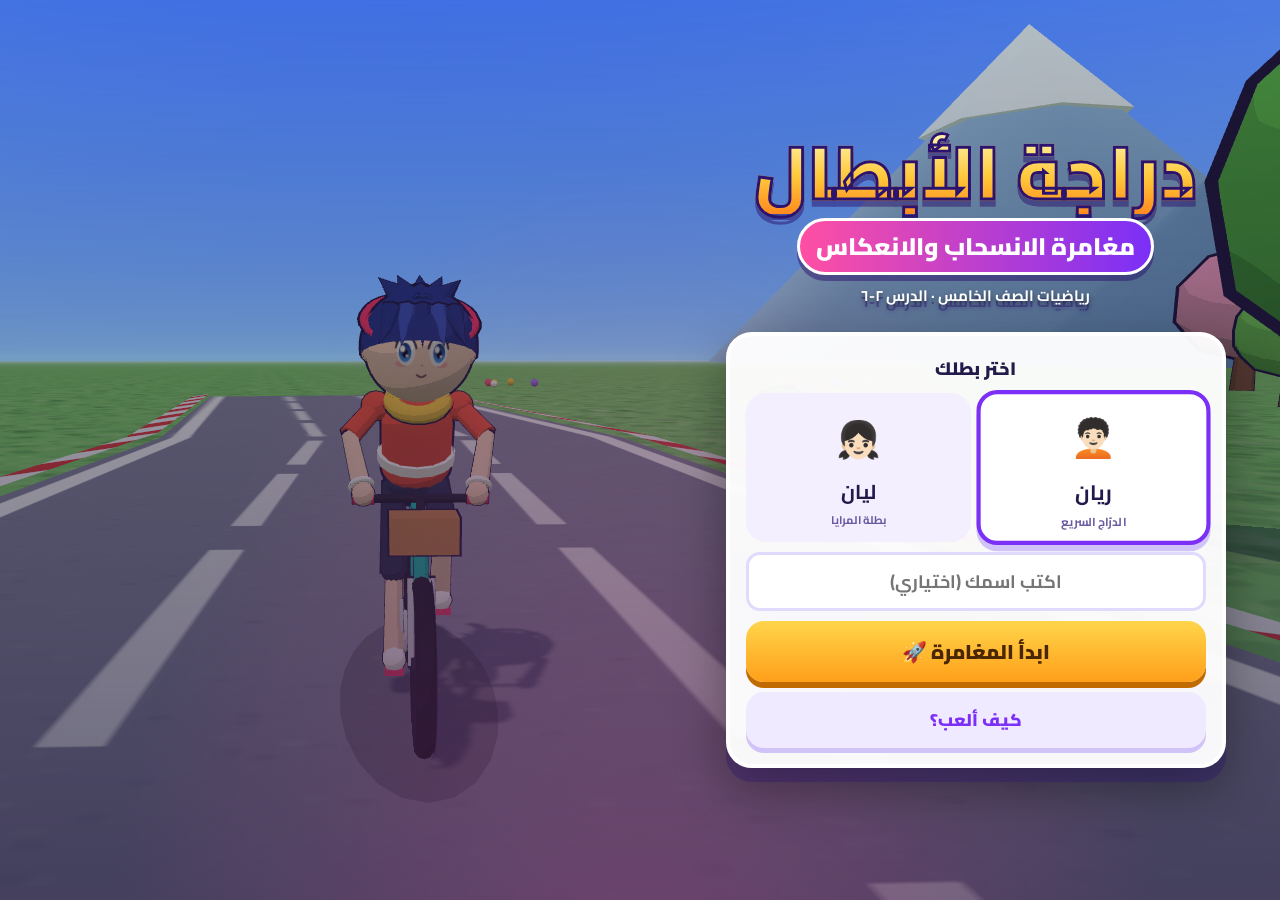
<file: index.html>
<!doctype html>
<html lang="ar" dir="rtl">
<head>
  <meta charset="utf-8">
  <meta name="viewport" content="width=device-width, initial-scale=1, maximum-scale=1, user-scalable=no, viewport-fit=cover">
  <meta name="theme-color" content="#2b1d6b">
  <meta name="mobile-web-app-capable" content="yes">
  <meta name="apple-mobile-web-app-capable" content="yes">
  <title>دراجة الأبطال</title>
  <link rel="stylesheet" href="css/style.css">
</head>
<body>
  <canvas id="c"></canvas>
  <div id="speedlines"></div>
  <div id="flash"></div>

  <!-- شريط المعلومات -->
  <div id="hud" class="hidden">
    <div class="topbar">
      <div class="stats">
        <div class="stat"><span class="ic">🏅</span><b id="score">٠</b><small>نقطة</small></div>
        <div class="stat"><span class="ic">⭐</span><b id="stars">٠</b><small>نجمة</small></div>
        <div class="stat"><span class="ic">⏱️</span><b id="time">٠٠:٠٠</b><small>الوقت</small></div>
        <div class="stat streak" id="streakBox"><span class="ic">🔥</span><b id="streak">٠</b><small>متتالية</small></div>
      </div>
      <div class="tbtns">
        <button id="btnSound" class="ib" aria-label="الصوت">🔊</button>
        <button id="btnFull" class="ib" aria-label="ملء الشاشة">⛶</button>
        <button id="btnPause" class="ib" aria-label="إيقاف مؤقت">⏸</button>
      </div>
    </div>
    <div class="progress">
      <div class="pname" id="stageName">المرحلة الأولى</div>
      <div class="ptrack">
        <div class="pfill" id="pfill"></div>
        <div class="pmark" style="right:33.33%"></div>
        <div class="pmark" style="right:66.66%"></div>
        <div class="prider" id="prider">🚲</div>
        <div class="pgoal">🏆</div>
      </div>
    </div>
  </div>

  <!-- السؤال الجوي (المرحلة الأولى) -->
  <div id="qpanel" class="hidden">
    <div class="qhead"><span class="cloud">☁️</span><span id="qnum">سؤال جوي</span><span class="chip" id="qtype">اختيار</span></div>
    <div class="qtext" id="qtext"></div>
    <canvas id="qfig" class="qfig"></canvas>
    <div class="lanes" id="qlanes"></div>
    <div class="dist"><div id="qdist"></div></div>
  </div>

  <div id="toast" class="hidden"></div>
  <div id="popups"></div>

  <!-- أزرار التوجيه للّمس -->
  <div id="controls" class="hidden">
    <button id="btnLeft" class="steer" aria-label="يسار">◀</button>
    <div class="hint" id="ctrlHint">وجّه الدراجة يميناً ويساراً</div>
    <button id="btnRight" class="steer" aria-label="يمين">▶</button>
  </div>

  <!-- نافذة سؤال المحطة وسؤال الأذكياء -->
  <div id="modal" class="screen hidden">
    <div class="card qcard">
      <div class="mhead"><span id="mtitle">محطة التحدي</span><span class="chip" id="mtype">اختيار من متعدد</span></div>
      <div class="mskill" id="mskill"></div>
      <div class="qtext big" id="mtext"></div>
      <canvas id="mfig" class="mfig"></canvas>
      <div id="mopts" class="opts"></div>
      <div id="mgrid" class="hidden">
        <canvas id="gridc"></canvas>
        <div class="gbtns">
          <button class="btn ok" id="gCheck">تحقّق ✔</button>
          <button class="btn ghost" id="gClear">مسح</button>
          <button class="btn ghost" id="gHint">تلميح 💡</button>
        </div>
      </div>
      <div id="mfb" class="fb hidden"></div>
      <button class="btn go hidden" id="mNext">تابع الانطلاق 🚴</button>
    </div>
  </div>

  <!-- القائمة الرئيسية -->
  <div id="menu" class="screen">
    <div class="menu-wrap">
      <div class="logo">
        <div class="l1">دراجة الأبطال</div>
        <div class="l2">مغامرة الانسحاب والانعكاس</div>
        <div class="l3">رياضيات الصف الخامس · الدرس ٢-٦</div>
      </div>
      <div class="card menu-card">
        <div class="lbl">اختر بطلك</div>
        <div class="heroes">
          <button class="hero-btn sel" data-hero="boy"><span class="av">🧑🏻‍🦱</span><b>ريان</b><small>الدرّاج السريع</small></button>
          <button class="hero-btn" data-hero="girl"><span class="av">👧🏻</span><b>ليان</b><small>بطلة المرايا</small></button>
        </div>
        <input id="pname" maxlength="18" placeholder="اكتب اسمك (اختياري)">
        <button class="btn go" id="btnStart">ابدأ المغامرة 🚀</button>
        <button class="btn ghost" id="btnHow">كيف ألعب؟</button>
      </div>
    </div>
  </div>

  <div id="how" class="screen hidden">
    <div class="card">
      <h2>كيف ألعب؟</h2>
      <div class="how-list">
        <div><b>١</b><p><span class="tag t1">الاختيار دون توقف</span> اقرأ السؤال الجوي ثم وجّه دراجتك إلى المسار الملوّن الذي يحمل الإجابة الصحيحة قبل البوابة.</p></div>
        <div><b>٢</b><p><span class="tag t2">محطات التحدي</span> تتوقف عند كل محطة: الإجابة الصحيحة تمنحك انطلاقة سريعة، والخطأ يبطئك مع شرح مبسّط.</p></div>
        <div><b>٣</b><p><span class="tag t3">منعطفات الأبطال</span> اجمع النجوم وتجنّب الحواجز في الطريق المتعرّج، وفي النهاية يواجهك <b>سؤال الأذكياء ٢</b>.</p></div>
      </div>
      <div class="keys">🖥️ الحاسوب: الأسهم ← → أو A / D &nbsp;·&nbsp; 📱 الهاتف واللوحي: أزرار التوجيه أو السحب على الشاشة &nbsp;·&nbsp; المسافة/Esc للإيقاف</div>
      <button class="btn go" id="btnHowOk">فهمت! 👍</button>
    </div>
  </div>

  <div id="stageCard" class="screen hidden">
    <div class="card stage-card">
      <div class="snum" id="scNum">المرحلة ١</div>
      <h2 id="scTitle"></h2>
      <p id="scDesc"></p>
      <div class="sgoal" id="scGoal"></div>
      <button class="btn go" id="scGo">انطلق! 🚴‍♂️</button>
    </div>
  </div>

  <div id="pause" class="screen hidden">
    <div class="card">
      <h2>⏸ استراحة قصيرة</h2>
      <button class="btn go" id="pResume">متابعة اللعب</button>
      <button class="btn ghost" id="pRestart">إعادة المغامرة</button>
      <button class="btn ghost" id="pMenu">القائمة الرئيسية</button>
    </div>
  </div>

  <div id="countdown" class="hidden"></div>

  <div id="results" class="screen hidden">
    <div class="card res-card">
      <div class="trophy-title">🏆 كأس البطل الذهبي 🏆</div>
      <div class="res-name" id="rName"></div>
      <div class="rank" id="rRank"></div>
      <div class="res-stats">
        <div><b id="rScore"></b><small>النقاط</small></div>
        <div><b id="rStars"></b><small>النجوم</small></div>
        <div><b id="rTime"></b><small>الوقت</small></div>
        <div><b id="rAcc"></b><small>الدقة</small></div>
      </div>
      <h3>مستوى الإتقان لكل مهارة من الدرس</h3>
      <div id="mastery"></div>
      <div id="badges" class="badges"></div>
      <button class="btn go" id="rAgain">العب مرة أخرى 🔁</button>
    </div>
  </div>

  <div id="loading" class="screen"><div class="loader">🚲</div><div>جارٍ تجهيز المغامرة…</div></div>

  <script src="lib/three.min.js"></script>
  <script src="js/figures.js"></script>
  <script src="js/questions.js"></script>
  <script src="js/audio.js"></script>
  <script src="js/hero.js"></script>
  <script src="js/world.js"></script>
  <script src="js/main.js"></script>
</body>
</html>
</file>
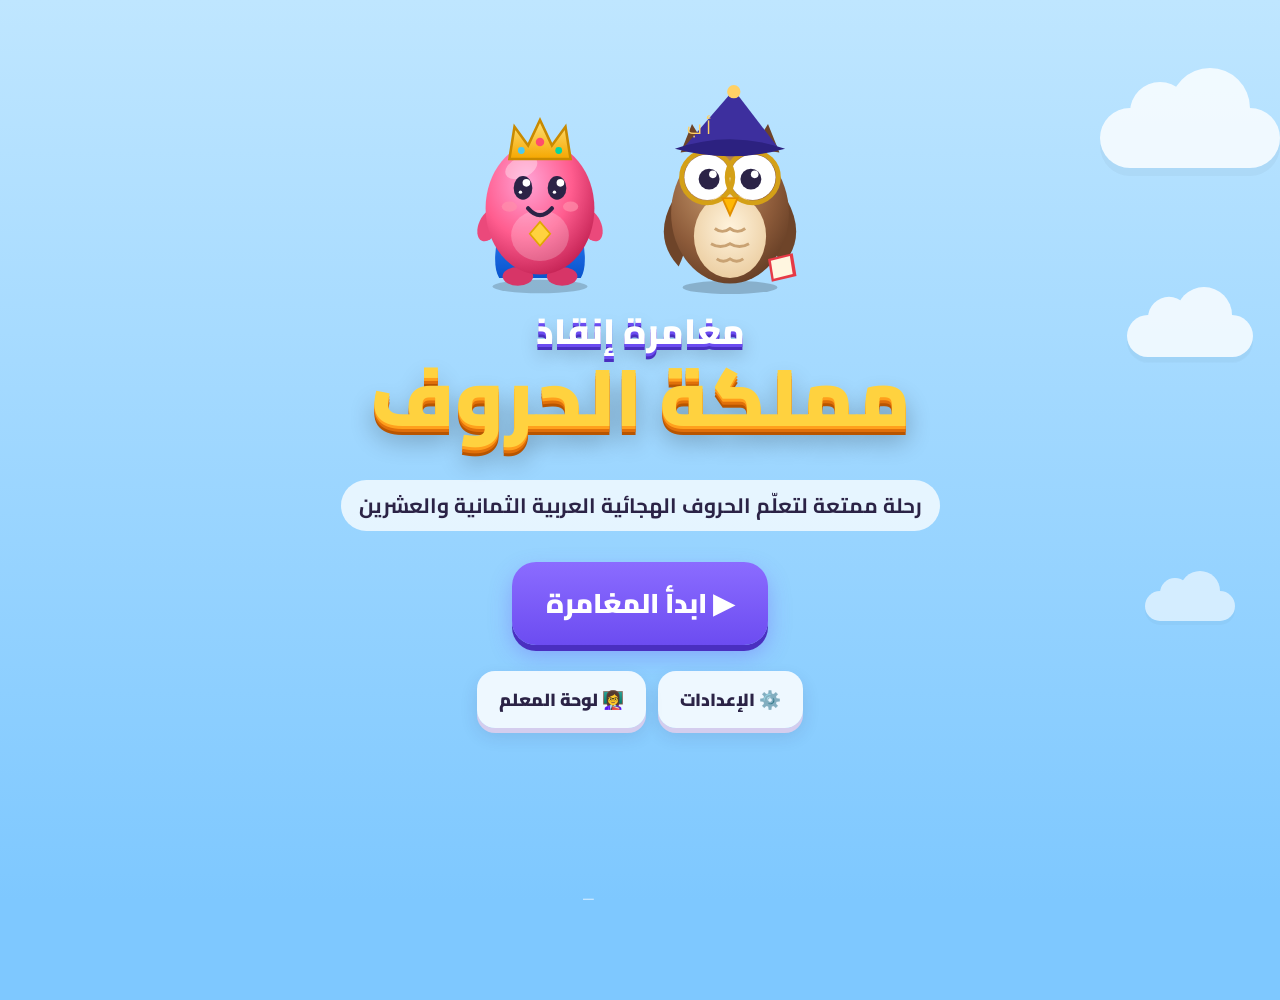
<file: letters/index.html>
<!doctype html>
<html lang="ar" dir="rtl">
<head>
  <meta charset="utf-8">
  <meta name="viewport" content="width=device-width, initial-scale=1, viewport-fit=cover">
  <meta name="theme-color" content="#5b3fd1">
  <meta name="mobile-web-app-capable" content="yes">
  <meta name="apple-mobile-web-app-capable" content="yes">
  <meta name="description" content="مغامرة إنقاذ مملكة الحروف: لعبة تعليمية لتعليم الحروف الهجائية العربية لطلبة الصف الأول">
  <title>مغامرة إنقاذ مملكة الحروف</title>
  <link rel="stylesheet" href="css/app.css">
</head>
<body>
  <div id="sky" aria-hidden="true"><div class="cloud c1"></div><div class="cloud c2"></div><div class="cloud c3"></div><div id="floaters"></div></div>
  <div id="map-stage" aria-label="خريطة المملكة"></div>

  <header id="topbar" class="hidden">
    <button id="tb-back" class="ib" aria-label="رجوع">→</button>
    <div id="tb-title"></div>
    <div class="tb-stats">
      <span class="chip" id="tb-stars" title="النجوم">⭐ <b>٠</b></span>
      <span class="chip" id="tb-keys" title="المفاتيح">🔑 <b>٠</b></span>
    </div>
    <button id="tb-badges" class="ib" aria-label="الإنجازات">🏆</button>
    <button id="tb-settings" class="ib" aria-label="الإعدادات">⚙️</button>
  </header>

  <main id="screen" tabindex="-1"></main>

  <div id="guide" class="hidden" aria-live="polite">
    <button id="guide-owl" aria-label="حكيم الحروف"></button>
    <div id="guide-bubble"><span id="guide-text"></span><button id="guide-replay" aria-label="أعد القول">🔊</button></div>
  </div>

  <div id="modal" class="hidden" role="dialog" aria-modal="true"><div class="modal-card" id="modal-card"></div></div>
  <div id="toasts" aria-live="polite"></div>
  <div id="say-fallback" class="hidden" aria-live="assertive"></div>

  <noscript><p style="padding:2rem;font-size:1.4rem">يرجى تفعيل JavaScript لتشغيل اللعبة.</p></noscript>

  <script src="audio/manifest.js"></script>
  <script src="vendor/three.min.js"></script>
  <script src="js/data.js"></script>
  <script src="js/store.js"></script>
  <script src="js/scorm.js"></script>
  <script src="js/audio.js"></script>
  <script src="js/art.js"></script>
  <script src="js/map3d.js"></script>
  <script src="js/games.js"></script>
  <script src="js/export.js"></script>
  <script src="js/teacher.js"></script>
  <script src="js/app.js"></script>
</body>
</html>
</file>
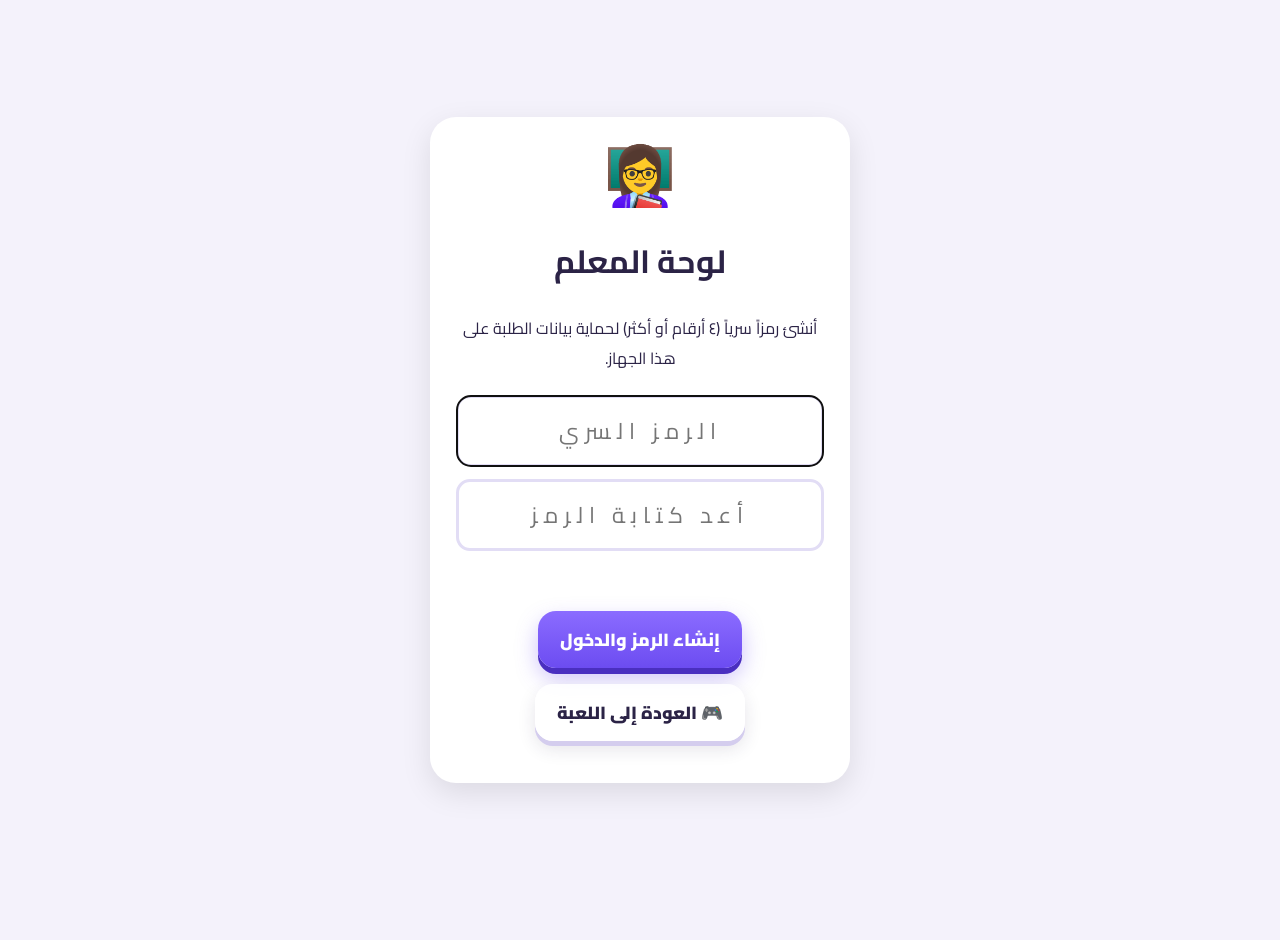
<file: letters/teacher.html>
<!doctype html>
<html lang="ar" dir="rtl">
<head>
  <meta charset="utf-8">
  <meta name="viewport" content="width=device-width, initial-scale=1">
  <title>لوحة المعلم — مملكة الحروف</title>
  <meta http-equiv="refresh" content="0; url=index.html#teacher">
  <script>location.replace('index.html#teacher');</script>
</head>
<body style="font-family:sans-serif;padding:2rem">
  <p>جارٍ فتح لوحة المعلم… إن لم تُفتح تلقائياً <a href="index.html#teacher">اضغط هنا</a>.</p>
</body>
</html>
</file>
<file: css/style.css>
@font-face { font-family: Cairo; font-weight: 400; font-display: swap; src: url(../fonts/cairo-arabic-400-normal.woff2) format('woff2'); unicode-range: U+0600-06FF, U+0750-077F, U+0870-08FF, U+FB50-FDFF, U+FE70-FEFF, U+200C-200E; }
@font-face { font-family: Cairo; font-weight: 700; font-display: swap; src: url(../fonts/cairo-arabic-700-normal.woff2) format('woff2'); unicode-range: U+0600-06FF, U+0750-077F, U+0870-08FF, U+FB50-FDFF, U+FE70-FEFF, U+200C-200E; }
@font-face { font-family: Cairo; font-weight: 900; font-display: swap; src: url(../fonts/cairo-arabic-900-normal.woff2) format('woff2'); unicode-range: U+0600-06FF, U+0750-077F, U+0870-08FF, U+FB50-FDFF, U+FE70-FEFF, U+200C-200E; }
@font-face { font-family: Cairo; font-weight: 400; font-display: swap; src: url(../fonts/cairo-latin-400-normal.woff2) format('woff2'); unicode-range: U+0000-00FF; }
@font-face { font-family: Cairo; font-weight: 700; font-display: swap; src: url(../fonts/cairo-latin-700-normal.woff2) format('woff2'); unicode-range: U+0000-00FF; }
@font-face { font-family: Cairo; font-weight: 900; font-display: swap; src: url(../fonts/cairo-latin-900-normal.woff2) format('woff2'); unicode-range: U+0000-00FF; }

:root {
  --ink: #221a4a; --pri: #7b2ff7; --pri2: #ff4fa3; --ok: #22c55e; --bad: #ef4444; --gold: #ffc83a; --card: rgba(255, 255, 255, .96);
  --sa-top: env(safe-area-inset-top, 0px); --sa-bot: env(safe-area-inset-bottom, 0px);
}
* { box-sizing: border-box; -webkit-tap-highlight-color: transparent; }
html, body { margin: 0; height: 100%; overflow: hidden; background: #1b1440; font-family: Cairo, Tahoma, sans-serif; color: var(--ink); user-select: none; -webkit-user-select: none; touch-action: none; }
#c { position: fixed; inset: 0; width: 100%; height: 100%; display: block; }
.hidden { display: none !important; }
button { font-family: inherit; cursor: pointer; border: 0; }

/* ---------- الشاشات ---------- */
.screen { position: fixed; inset: 0; display: flex; align-items: center; justify-content: center; padding: 16px; z-index: 30; overflow-y: auto; touch-action: pan-y; }
.card { background: var(--card); border-radius: 26px; padding: 22px; width: min(560px, 100%); box-shadow: 0 14px 0 rgba(43, 20, 110, .35), 0 20px 50px rgba(0, 0, 0, .35); border: 4px solid #fff; text-align: center; max-height: calc(100dvh - 32px); overflow-y: auto; }
.card h2 { margin: 4px 0 12px; font-size: 26px; font-weight: 900; }
.btn { display: block; width: 100%; margin-top: 10px; padding: 12px 16px; border-radius: 18px; font-size: 20px; font-weight: 900; color: #fff; background: linear-gradient(180deg, #9b5cff, #6a22e0); box-shadow: 0 6px 0 #4a149e; transition: transform .08s; }
.btn:active { transform: translateY(4px); box-shadow: 0 2px 0 #4a149e; }
.btn.go { background: linear-gradient(180deg, #ffd54a, #ff9f1a); color: #4a2600; box-shadow: 0 6px 0 #c06a00; }
.btn.ok { background: linear-gradient(180deg, #4ade80, #16a34a); box-shadow: 0 6px 0 #0f7a36; }
.btn.ghost { background: #efeaff; color: var(--pri); box-shadow: 0 5px 0 #cfc3f7; font-size: 17px; }
.chip { display: inline-block; padding: 2px 12px; border-radius: 99px; background: #ffe9a8; color: #7a4a00; font-size: 13px; font-weight: 900; }

/* القائمة */
#menu { background: radial-gradient(ellipse at 50% 120%, rgba(255, 79, 163, .25), transparent 60%), linear-gradient(180deg, rgba(27, 20, 64, .15), rgba(27, 20, 64, .55)); flex-direction: column; justify-content: flex-end; }
.menu-wrap { width: min(560px, 100%); display: flex; flex-direction: column; gap: 12px; align-items: center; height: 100%; justify-content: space-between; padding-bottom: calc(6px + var(--sa-bot)); }
.logo { text-align: center; margin-top: calc(6px + var(--sa-top)); filter: drop-shadow(0 6px 0 rgba(43, 20, 110, .5)); }
.logo .l1 { font-size: clamp(40px, 11vw, 74px); font-weight: 900; line-height: 1.1; color: #fff; -webkit-text-stroke: 3px #2b1470; paint-order: stroke fill; background: linear-gradient(180deg, #fff6b0, #ffc83a 55%, #ff8a1f); -webkit-background-clip: text; background-clip: text; -webkit-text-fill-color: transparent; }
.logo .l2 { display: inline-block; margin-top: 4px; padding: 3px 16px; background: linear-gradient(90deg, var(--pri2), var(--pri)); color: #fff; font-weight: 900; font-size: clamp(16px, 4.6vw, 24px); border-radius: 99px; border: 3px solid #fff; }
.logo .l3 { color: #fff; font-weight: 700; margin-top: 6px; text-shadow: 0 2px 4px rgba(0, 0, 0, .5); font-size: 15px; }
.menu-card { padding: 16px; }
.lbl { font-weight: 900; font-size: 18px; margin-bottom: 8px; }
.heroes { display: flex; gap: 10px; }
.hero-btn { flex: 1; background: #f3efff; border-radius: 20px; padding: 8px; border: 4px solid transparent; display: flex; flex-direction: column; align-items: center; color: var(--ink); transition: transform .15s; }
.hero-btn .av { font-size: 36px; } .hero-btn b { font-size: 20px; } .hero-btn small { color: #6a5aa0; font-weight: 700; }
.hero-btn.sel { border-color: var(--pri); background: #fff; transform: scale(1.04); box-shadow: 0 6px 0 #cfc3f7; }
@media (min-width: 900px) and (orientation: landscape) {
  #menu { flex-direction: row; justify-content: flex-start; align-items: center; }
  .menu-wrap { width: min(500px, 42vw); margin-inline-start: 3vw; justify-content: center; gap: 22px; height: auto; }
}
#pname { width: 100%; margin-top: 10px; padding: 10px 14px; font-family: inherit; font-size: 18px; font-weight: 700; border-radius: 14px; border: 3px solid #e2dafc; text-align: center; outline: none; }
#pname:focus { border-color: var(--pri); }

.how-list { text-align: right; display: flex; flex-direction: column; gap: 10px; }
.how-list > div { display: flex; gap: 10px; align-items: flex-start; background: #f7f4ff; border-radius: 16px; padding: 10px; }
.how-list b { flex: none; width: 34px; height: 34px; border-radius: 50%; background: var(--pri); color: #fff; display: grid; place-items: center; font-size: 18px; }
.how-list p { margin: 0; font-weight: 700; line-height: 1.6; }
.tag { display: inline-block; padding: 0 10px; border-radius: 99px; color: #fff; font-weight: 900; font-size: 14px; margin-left: 4px; }
.t1 { background: #2f80ff; } .t2 { background: #e8413c; } .t3 { background: #7b2ff7; }
.keys { margin-top: 12px; font-size: 14px; font-weight: 700; color: #5a4a90; line-height: 1.7; }

.stage-card .snum { display: inline-block; background: linear-gradient(90deg, var(--pri2), var(--pri)); color: #fff; padding: 2px 18px; border-radius: 99px; font-weight: 900; }
.stage-card h2 { font-size: 30px; }
.stage-card p { font-weight: 700; line-height: 1.8; font-size: 17px; margin: 0 0 10px; }
.sgoal { background: #fff6d6; border: 2px dashed #ffb800; padding: 8px; border-radius: 14px; font-weight: 900; color: #7a4a00; }

/* ---------- الواجهة أثناء اللعب ---------- */
#hud { position: fixed; top: 0; left: 0; right: 0; padding: calc(8px + var(--sa-top)) 10px 0; z-index: 10; pointer-events: none; }
.topbar { display: flex; justify-content: space-between; gap: 8px; align-items: flex-start; }
.stats { display: flex; gap: 6px; flex-wrap: wrap; }
.stat { pointer-events: none; background: rgba(255, 255, 255, .92); border-radius: 16px; padding: 3px 10px 3px 12px; display: flex; align-items: center; gap: 5px; box-shadow: 0 4px 0 rgba(43, 20, 110, .3); border: 2px solid #fff; }
.stat .ic { font-size: 18px; } .stat b { font-size: 20px; font-weight: 900; min-width: 24px; text-align: center; } .stat small { font-size: 12px; font-weight: 700; color: #6a5aa0; }
.stat.streak { background: linear-gradient(90deg, #ffedd5, #fff); opacity: .35; transition: opacity .3s; } .stat.streak.on { opacity: 1; }
.tbtns { display: flex; gap: 6px; pointer-events: auto; }
.ib { width: 42px; height: 42px; border-radius: 14px; background: rgba(255, 255, 255, .92); font-size: 20px; box-shadow: 0 4px 0 rgba(43, 20, 110, .3); color: var(--ink); }
.progress { margin-top: 8px; display: flex; align-items: center; gap: 8px; }
.pname { background: linear-gradient(90deg, var(--pri2), var(--pri)); color: #fff; font-weight: 900; padding: 2px 12px; border-radius: 99px; font-size: 14px; white-space: nowrap; border: 2px solid #fff; }
.ptrack { position: relative; flex: 1; height: 16px; background: rgba(255, 255, 255, .6); border-radius: 99px; border: 2px solid #fff; overflow: visible; }
.pfill { position: absolute; right: 0; top: 0; bottom: 0; width: 0; border-radius: 99px; background: linear-gradient(270deg, #22c55e, #a3e635, #ffc83a); }
.pmark { position: absolute; top: -3px; width: 4px; height: 18px; background: #fff; border-radius: 2px; }
.prider { position: absolute; top: -12px; right: 0; transform: translateX(50%) scaleX(-1); font-size: 22px; transition: right .2s linear; }
.pgoal { position: absolute; left: -10px; top: -12px; font-size: 22px; }

/* سؤال جوي */
#qpanel { position: fixed; top: calc(96px + var(--sa-top)); left: 50%; transform: translateX(-50%); width: min(620px, calc(100% - 20px)); z-index: 9; background: rgba(255, 255, 255, .95); border-radius: 24px; padding: 10px 14px 12px; box-shadow: 0 8px 0 rgba(43, 20, 110, .3), 0 14px 30px rgba(0, 0, 0, .25); border: 3px solid #fff; animation: drop .45s cubic-bezier(.2, 1.4, .4, 1); pointer-events: none; }
@keyframes drop { from { transform: translate(-50%, -40px) scale(.9); opacity: 0; } }
.qhead { display: flex; align-items: center; gap: 8px; font-weight: 900; color: var(--pri); font-size: 16px; }
.qhead .cloud { font-size: 22px; } .qhead .chip { margin-inline-start: auto; }
.qtext { font-weight: 900; font-size: clamp(16px, 4.3vw, 21px); line-height: 1.55; margin: 4px 0; }
.qtext.big { font-size: clamp(17px, 4.6vw, 22px); }
.qfig { width: 100%; height: clamp(80px, 17vh, 150px); display: block; }
.lanes { display: flex; gap: 6px; margin-top: 6px; direction: ltr; }
.lane { flex: 1; color: #fff; border-radius: 14px; padding: 4px 6px; font-weight: 900; text-align: center; font-size: clamp(13px, 3.6vw, 17px); line-height: 1.35; direction: rtl; border: 2px solid rgba(255, 255, 255, .7); }
.lane .ar { display: block; font-size: 12px; opacity: .9; }
.lane.sel { outline: 4px solid #ffd23f; transform: scale(1.04); }
.dist { height: 6px; background: #eee; border-radius: 9px; margin-top: 8px; overflow: hidden; }
.dist div { height: 100%; width: 100%; background: linear-gradient(90deg, #ef4444, #ffc83a, #22c55e); border-radius: 9px; transition: width .1s linear; margin-inline-start: auto; }

#toast { position: fixed; left: 50%; bottom: calc(110px + var(--sa-bot)); transform: translateX(-50%); width: min(560px, calc(100% - 24px)); z-index: 12; padding: 12px 16px; border-radius: 20px; font-weight: 900; font-size: clamp(15px, 4vw, 18px); line-height: 1.6; color: #fff; text-align: center; box-shadow: 0 8px 0 rgba(0, 0, 0, .2); animation: pop .35s cubic-bezier(.2, 1.5, .4, 1); pointer-events: none; }
#toast.ok { background: linear-gradient(180deg, #34d36f, #16a34a); }
#toast.bad { background: linear-gradient(180deg, #ff6b6b, #dc2626); }
#toast.info { background: linear-gradient(180deg, #8b5cf6, #6d28d9); }
#toast .ex { display: block; font-weight: 700; font-size: .92em; background: rgba(255, 255, 255, .18); border-radius: 12px; padding: 4px 8px; margin-top: 6px; }
@keyframes pop { from { transform: translateX(-50%) scale(.6); opacity: 0; } }

#popups { position: fixed; inset: 0; pointer-events: none; z-index: 14; }
.popup { position: absolute; left: 50%; top: 38%; transform: translate(-50%, -50%); font-weight: 900; font-size: clamp(30px, 9vw, 58px); color: #fff; -webkit-text-stroke: 2px #2b1470; paint-order: stroke fill; text-shadow: 0 5px 0 rgba(43, 20, 110, .5); animation: rise 1.3s ease-out forwards; white-space: nowrap; }
.popup.small { font-size: clamp(20px, 6vw, 30px); top: 55%; }
.popup.gold { color: #ffd23f; } .popup.green { color: #6dff9b; } .popup.red { color: #ff8a8a; }
@keyframes rise { 0% { transform: translate(-50%, -20%) scale(.4); opacity: 0; } 18% { transform: translate(-50%, -50%) scale(1.15); opacity: 1; } 30% { transform: translate(-50%, -50%) scale(1); } 100% { transform: translate(-50%, -150%) scale(1); opacity: 0; } }

#flash { position: fixed; inset: 0; pointer-events: none; z-index: 8; opacity: 0; transition: opacity .35s; }
#speedlines { position: fixed; inset: -20%; pointer-events: none; z-index: 7; opacity: 0; transition: opacity .3s; background: repeating-conic-gradient(from 0deg at 50% 55%, rgba(255, 255, 255, .55) 0deg 1.2deg, transparent 1.2deg 9deg); -webkit-mask: radial-gradient(circle at 50% 55%, transparent 30%, #000 70%); mask: radial-gradient(circle at 50% 55%, transparent 30%, #000 70%); animation: spin 0.25s steps(3) infinite; }
@keyframes spin { to { transform: rotate(6deg); } }

#controls { position: fixed; bottom: calc(14px + var(--sa-bot)); left: 0; right: 0; display: flex; justify-content: space-between; align-items: flex-end; padding: 0 14px; z-index: 11; direction: ltr; pointer-events: none; }
.steer { pointer-events: auto; width: 84px; height: 84px; border-radius: 50%; font-size: 34px; color: #fff; background: radial-gradient(circle at 35% 30%, #a98bff, #6a22e0); box-shadow: 0 7px 0 #4a149e, 0 10px 20px rgba(0, 0, 0, .3); border: 4px solid #fff; touch-action: none; }
.steer.on { transform: translateY(4px) scale(.96); box-shadow: 0 3px 0 #4a149e; }
.hint { color: #fff; font-weight: 900; text-shadow: 0 2px 4px rgba(0, 0, 0, .6); font-size: 14px; text-align: center; padding-bottom: 8px; direction: rtl; }

/* نافذة الأسئلة */
#modal { z-index: 20; background: rgba(27, 20, 64, .35); align-items: flex-end; padding-bottom: calc(12px + var(--sa-bot)); }
@media (min-height: 700px) { #modal { align-items: center; } }
.qcard { padding: 14px 16px 16px; animation: up .4s cubic-bezier(.2, 1.3, .4, 1); text-align: right; }
@keyframes up { from { transform: translateY(60px); opacity: 0; } }
.mhead { display: flex; justify-content: space-between; align-items: center; font-weight: 900; font-size: 20px; color: #e8413c; gap: 8px; }
.mhead.smart { color: var(--pri); }
.mskill { font-size: 13px; font-weight: 700; color: #6a5aa0; }
.mfig { width: 100%; height: clamp(90px, 22vh, 180px); display: block; margin: 4px 0; }
.opts { display: grid; grid-template-columns: 1fr 1fr; gap: 8px; margin-top: 6px; }
.opt { background: #f3efff; border: 3px solid #e2dafc; border-radius: 16px; padding: 10px 8px; font-weight: 900; font-size: clamp(14px, 3.8vw, 17px); color: var(--ink); line-height: 1.45; box-shadow: 0 4px 0 #d9cff8; display: flex; flex-direction: column; align-items: center; gap: 4px; min-height: 52px; justify-content: center; }
.opt canvas { width: 100%; height: clamp(70px, 14vh, 110px); }
.opt .ol { display: inline-grid; place-items: center; width: 26px; height: 26px; border-radius: 50%; background: var(--pri); color: #fff; font-size: 14px; }
.opt.right { background: #dcfce7; border-color: var(--ok); box-shadow: 0 4px 0 #86efac; }
.opt.wrong { background: #fee2e2; border-color: var(--bad); box-shadow: 0 4px 0 #fca5a5; animation: shake .4s; }
.opt:disabled { cursor: default; }
@keyframes shake { 25% { transform: translateX(-6px); } 75% { transform: translateX(6px); } }
#gridc { width: 100%; height: clamp(170px, 34vh, 300px); display: block; touch-action: none; }
.gbtns { display: flex; gap: 8px; } .gbtns .btn { margin-top: 8px; font-size: 16px; padding: 10px 8px; }
.fb { margin-top: 10px; padding: 10px 12px; border-radius: 16px; font-weight: 700; line-height: 1.7; font-size: 16px; }
.fb.ok { background: #dcfce7; color: #14532d; border: 2px solid #86efac; }
.fb.bad { background: #fff1f2; color: #7f1d1d; border: 2px solid #fecaca; }
.fb b { font-weight: 900; }

#countdown { position: fixed; inset: 0; display: grid; place-items: center; z-index: 25; pointer-events: none; font-size: clamp(80px, 26vw, 180px); font-weight: 900; color: #fff; -webkit-text-stroke: 4px #2b1470; paint-order: stroke fill; text-shadow: 0 10px 0 rgba(43, 20, 110, .5); }
#countdown span { animation: cd .9s ease-out forwards; }
@keyframes cd { from { transform: scale(2.2); opacity: 0; } 30% { transform: scale(1); opacity: 1; } to { transform: scale(.8); opacity: 0; } }

/* النتائج */
#results { background: linear-gradient(180deg, rgba(27, 20, 64, 0) 0%, rgba(27, 20, 64, .2) 40%, rgba(27, 20, 64, .6)); align-items: flex-end; }
.res-card { padding: 16px; max-height: 62dvh; }
@media (min-width: 900px) { #results { justify-content: flex-start; align-items: center; padding-inline-start: 5vw; } .res-card { max-height: calc(100dvh - 40px); } }
.trophy-title { font-size: clamp(22px, 6vw, 30px); font-weight: 900; color: #b7791f; }
.res-name { font-weight: 900; font-size: 20px; }
.rank { display: inline-block; margin: 4px 0 8px; background: linear-gradient(90deg, #ffd54a, #ff9f1a); color: #4a2600; padding: 2px 16px; border-radius: 99px; font-weight: 900; }
.res-stats { display: grid; grid-template-columns: repeat(4, 1fr); gap: 6px; }
.res-stats div { background: #f3efff; border-radius: 14px; padding: 6px 2px; display: flex; flex-direction: column; }
.res-stats b { font-size: 20px; font-weight: 900; } .res-stats small { font-weight: 700; color: #6a5aa0; font-size: 12px; }
.res-card h3 { margin: 12px 0 6px; font-size: 17px; }
.mrow { text-align: right; margin: 6px 0; }
.mrow .top { display: flex; justify-content: space-between; font-weight: 900; font-size: 14px; gap: 6px; }
.mrow .lvl { font-size: 13px; white-space: nowrap; }
.mbar { height: 12px; background: #eee; border-radius: 99px; overflow: hidden; margin-top: 3px; }
.mbar div { height: 100%; border-radius: 99px; width: 0; transition: width 1.2s cubic-bezier(.2, .9, .3, 1); }
.badges { display: flex; flex-wrap: wrap; gap: 6px; justify-content: center; margin-top: 10px; }
.badge { background: #fff6d6; border: 2px solid #ffd54a; border-radius: 99px; padding: 2px 12px; font-weight: 900; font-size: 14px; }

#loading { background: #1b1440; color: #fff; flex-direction: column; gap: 10px; font-weight: 900; z-index: 50; }
.loader { font-size: 60px; animation: ride 1s ease-in-out infinite alternate; }
@keyframes ride { from { transform: translateX(-30px) scaleX(-1); } to { transform: translateX(30px) scaleX(-1); } }

@media (max-width: 420px) {
  .stat { padding: 2px 7px; } .stat small { display: none; } .stat b { font-size: 17px; }
  .stat.streak:not(.on) { display: none; }
  .ib { width: 36px; height: 36px; font-size: 17px; }
  .steer { width: 72px; height: 72px; font-size: 28px; }
  #qpanel { top: calc(86px + var(--sa-top)); padding: 8px 10px 10px; }
}
@media (max-height: 500px) and (orientation: landscape) {
  #qpanel { top: calc(70px + var(--sa-top)); width: min(560px, 60vw); }
  .qfig { height: 70px; }
  .steer { width: 64px; height: 64px; }
  #toast { bottom: 12px; width: min(420px, 50vw); }
  .card { max-height: calc(100dvh - 20px); }
}
</file>
<file: letters/css/app.css>
@font-face { font-family: Cairo; font-weight: 400; font-display: swap; src: url(../fonts/cairo-arabic-400-normal.woff2) format('woff2'); unicode-range: U+0600-06FF, U+0750-077F, U+0870-08FF, U+FB50-FDFF, U+FE70-FEFF, U+200C-200E; }
@font-face { font-family: Cairo; font-weight: 700; font-display: swap; src: url(../fonts/cairo-arabic-700-normal.woff2) format('woff2'); unicode-range: U+0600-06FF, U+0750-077F, U+0870-08FF, U+FB50-FDFF, U+FE70-FEFF, U+200C-200E; }
@font-face { font-family: Cairo; font-weight: 900; font-display: swap; src: url(../fonts/cairo-arabic-900-normal.woff2) format('woff2'); unicode-range: U+0600-06FF, U+0750-077F, U+0870-08FF, U+FB50-FDFF, U+FE70-FEFF, U+200C-200E; }
@font-face { font-family: Cairo; font-weight: 400; font-display: swap; src: url(../fonts/cairo-latin-400-normal.woff2) format('woff2'); unicode-range: U+0000-00FF; }
@font-face { font-family: Cairo; font-weight: 700; font-display: swap; src: url(../fonts/cairo-latin-700-normal.woff2) format('woff2'); unicode-range: U+0000-00FF; }
@font-face { font-family: Cairo; font-weight: 900; font-display: swap; src: url(../fonts/cairo-latin-900-normal.woff2) format('woff2'); unicode-range: U+0000-00FF; }

:root {
  --ink: #2b2346; --muted: #6b6488; --pri: #6c4cf1; --pri2: #ff5d8f; --ok: #22c55e; --bad: #f97316; --gold: #ffc83a;
  --card: #ffffff; --sky1: #bfe6ff; --sky2: #7ec8ff; --w1: #7b61ff; --w2: #5b3fd1;
  --radius: 1.375rem; --sa-top: env(safe-area-inset-top, 0px); --sa-bot: env(safe-area-inset-bottom, 0px);
  --font: Cairo, 'Segoe UI', Tahoma, 'Noto Naskh Arabic', 'Geeza Pro', Arial, sans-serif;
  --emoji: 'Apple Color Emoji', 'Segoe UI Emoji', 'Noto Color Emoji', sans-serif;
}
* { box-sizing: border-box; -webkit-tap-highlight-color: transparent; }
html, body { margin: 0; min-height: 100%; }
/* حجم أساسي يتناسب مع الشاشة: كل المقاسات بوحدة rem فتكبر الواجهة كلها على الشاشات الكبيرة */
html { font-size: 16px; }
@media (min-width: 1300px) and (min-height: 820px) { html { font-size: clamp(16px, min(1.25vw, 2vh), 34px); } }
@media (max-height: 520px) and (orientation: landscape) { html { font-size: 12px; } }
html { background: #7ec8ff; }
body {
  font-family: var(--font); color: var(--ink); background: linear-gradient(180deg, var(--sky1), var(--sky2)); background-attachment: fixed;
  overflow-x: hidden; -webkit-user-select: none; user-select: none; transition: background .6s;
}
input, textarea, select { -webkit-user-select: text; user-select: text; font-family: var(--font); }
button { font-family: var(--font); color: inherit; cursor: pointer; touch-action: manipulation; }
.hidden { display: none !important; }
.emoji { font-family: var(--emoji); line-height: 1; }

/* ===== السماء ===== */
#sky { position: fixed; inset: 0; pointer-events: none; z-index: 0; overflow: hidden; }
.cloud { position: absolute; width: 11.25rem; height: 3.75rem; background: #fff; border-radius: 3.75rem; opacity: .8; filter: drop-shadow(0 0.5rem 0 rgba(0,0,0,.04)); animation: drift 60s linear infinite; }
.cloud::before, .cloud::after { content: ''; position: absolute; background: #fff; border-radius: 50%; }
.cloud::before { width: 5rem; height: 5rem; top: -2.5rem; right: 1.875rem; }
.cloud::after { width: 3.75rem; height: 3.75rem; top: -1.625rem; left: 1.875rem; }
.cloud.c1 { top: 12%; animation-duration: 70s; }
.cloud.c2 { top: 34%; transform: scale(.7); animation-duration: 90s; animation-delay: -30s; }
.cloud.c3 { top: 64%; transform: scale(.5); animation-duration: 110s; animation-delay: -60s; opacity: .6; }
@keyframes drift { from { right: -13.75rem; } to { right: 110%; } }
[data-theme=space] .cloud { opacity: .12; }
.floater { position: absolute; bottom: -5rem; font-weight: 900; color: rgba(255,255,255,.55); text-shadow: 0 0.25rem 0 rgba(0,0,0,.06); animation: rise linear infinite; }
@keyframes rise { from { transform: translateY(0) rotate(-10deg); } to { transform: translateY(-120vh) rotate(15deg); } }

/* ===== الشريط العلوي ===== */
#topbar {
  position: sticky; top: 0; z-index: 30; display: flex; align-items: center; gap: 0.5rem;
  padding: calc(0.5rem + var(--sa-top)) 0.75rem 0.5rem; background: rgba(255,255,255,.82); backdrop-filter: blur(0.5rem);
  box-shadow: 0 0.25rem 0 rgba(43,35,70,.08);
}
#tb-title { flex: 1; font-weight: 900; font-size: clamp(1rem, 3.6vw, 1.35rem); white-space: nowrap; overflow: hidden; text-overflow: ellipsis; }
.ib { width: 3rem; height: 3rem; border-radius: 1rem; border: 0; background: #fff; font-size: 1.4rem; box-shadow: 0 0.25rem 0 #d9d3f0; flex: 0 0 auto; }
.ib:active { transform: translateY(0.1875rem); box-shadow: 0 1px 0 #d9d3f0; }
.tb-stats { display: flex; gap: 0.375rem; }
.chip { background: #fff7da; border-radius: 62.4375rem; padding: 0.375rem 0.75rem; font-weight: 900; box-shadow: 0 0.1875rem 0 #f1d98a; white-space: nowrap; }
.bump { animation: bump .4s; }
@keyframes bump { 50% { transform: scale(1.35); } }

#screen { position: relative; z-index: 2; outline: none; min-height: calc(100vh - 4rem); padding-bottom: 8.75rem; }

/* ===== الأزرار ===== */
.btn {
  border: 0; border-radius: 1.125rem; padding: 0.75rem 1.375rem; font-size: 1.1rem; font-weight: 900; background: #fff; color: var(--ink);
  box-shadow: 0 0.3125rem 0 #d4cdee, 0 0.5rem 1.125rem rgba(43,35,70,.12); transition: transform .08s; display: inline-flex; align-items: center; justify-content: center; gap: 0.375rem; text-decoration: none; min-height: 3.25rem;
}
.btn:active { transform: translateY(0.25rem); box-shadow: 0 1px 0 #d4cdee; }
.btn.primary { background: linear-gradient(180deg, #8b6cff, #6c4cf1); color: #fff; box-shadow: 0 0.375rem 0 #4a2fc0, 0 0.625rem 1.375rem rgba(108,76,241,.35); }
.btn.primary:active { box-shadow: 0 0.125rem 0 #4a2fc0; }
.btn.ghost { background: rgba(255,255,255,.85); }
.btn.danger { background: linear-gradient(180deg, #ff8a6b, #f2542d); color: #fff; box-shadow: 0 0.3125rem 0 #b8391a; }
.btn.huge { font-size: clamp(1.3rem, 4.5vw, 1.7rem); padding: 1rem 2.125rem; border-radius: 1.5rem; min-height: 4.125rem; }
.btn.sm { padding: 0.375rem 0.75rem; font-size: .95rem; min-height: 2.375rem; border-radius: 0.75rem; }
.row-btns { display: flex; flex-wrap: wrap; gap: 0.75rem; justify-content: center; margin: 1rem 0; }
.link { background: none; border: 0; color: var(--pri); font-weight: 700; text-decoration: underline; padding: 0; font-size: inherit; }

.page { max-width: 62.5rem; margin: 0 auto; padding: 1.125rem 1rem; }
.page.narrow { max-width: 35rem; text-align: center; }
.page-h { text-align: center; font-size: clamp(1.5rem, 5vw, 2.2rem); margin: 0.625rem 0 1.125rem; font-weight: 900; text-shadow: 0 0.1875rem 0 rgba(255,255,255,.7); }
.page-h3 { font-size: 1.4rem; margin: 1.5rem 0 0.75rem; }

/* ===== شاشة العنوان ===== */
.title-screen { min-height: calc(100vh - 2.5rem); display: flex; flex-direction: column; align-items: center; justify-content: center; text-align: center; padding: 1.875rem 1rem 3.75rem; gap: 0.625rem; }
.title-chars { display: flex; align-items: flex-end; gap: 0.625rem; }
.t-owl { width: clamp(7.5rem, 26vw, 11.875rem); animation: bob 3s ease-in-out infinite; }
.t-hero { width: clamp(6.875rem, 24vw, 10.625rem); animation: bob 3s ease-in-out infinite .8s; }
.game-title { margin: 0.375rem 0; line-height: 1.15; font-weight: 900; }
.game-title span { display: block; font-size: clamp(1.4rem, 5vw, 2.2rem); color: #fff; text-shadow: 0 0.1875rem 0 #6c4cf1, 0 0.375rem 0 #4a2fc0, 0 0.625rem 1.125rem rgba(0,0,0,.25); }
.game-title .big { font-size: clamp(2.6rem, 11vw, 5rem); color: #ffd23f; text-shadow: 0 0.1875rem 0 #ff9f1c, 0 0.375rem 0 #e0700a, 0 0.5625rem 0 #b85500, 0 0.875rem 1.5rem rgba(0,0,0,.3); }
.subtitle { font-size: clamp(1rem, 3.5vw, 1.3rem); font-weight: 700; background: rgba(255,255,255,.75); padding: 0.375rem 1.125rem; border-radius: 62.4375rem; }
.warn { color: #b8391a; font-weight: 700; }

/* ===== الملفات الشخصية ===== */
.profile-grid { display: grid; grid-template-columns: repeat(auto-fill, minmax(9.375rem, 1fr)); gap: 1rem; }
.profile-card { border: 0; border-radius: var(--radius); background: #fff; padding: 0.75rem; box-shadow: 0 0.375rem 0 #d4cdee, 0 0.625rem 1.25rem rgba(0,0,0,.08); display: flex; flex-direction: column; align-items: center; gap: 0.25rem; }
.profile-card:active { transform: translateY(0.25rem); }
.pc-hero { width: 6.25rem; height: 6.875rem; display: flex; align-items: center; justify-content: center; }
.pc-new { font-size: 3.4rem; }
.pc-name { font-weight: 900; font-size: 1.25rem; }
.pc-stars { font-weight: 700; color: var(--muted); }
.profile-card.add { background: rgba(255,255,255,.6); border: 0.1875rem dashed #b9aef0; box-shadow: none; }
.big-input { width: 100%; font-size: 1.6rem; padding: 0.875rem 1.125rem; border-radius: 1.25rem; border: 0.25rem solid #d9d3f0; text-align: center; font-weight: 700; margin-bottom: 0.875rem; background: #fff; }
.big-input.small { font-size: 1.15rem; }
.big-input:focus { outline: none; border-color: var(--pri); }

/* ===== صانع البطل ===== */
.hero-builder { display: grid; grid-template-columns: 1fr 1.3fr; gap: 1.25rem; align-items: start; }
.hb-preview { background: radial-gradient(circle at 50% 70%, #fff, rgba(255,255,255,.4)); border-radius: 1.875rem; padding: 1.25rem; text-align: center; position: sticky; top: 5rem; }
.hb-preview .hero-svg { width: min(16.25rem, 70%); }
.hb-name { font-weight: 900; font-size: 1.6rem; min-height: 2.2rem; }
.hb-form { background: rgba(255,255,255,.85); border-radius: 1.625rem; padding: 1rem; }
.hb-label { display: block; font-weight: 900; margin: 0.625rem 0 0.375rem; font-size: 1.15rem; }
.swatches { display: flex; flex-wrap: wrap; gap: 0.625rem; }
.swatch { width: 3.625rem; height: 3.625rem; border-radius: 1.125rem; border: 0.25rem solid transparent; background: #f3f0ff; display: flex; align-items: center; justify-content: center; font-size: 1.7rem; font-family: var(--emoji); }
.swatch i { width: 2.25rem; height: 2.25rem; border-radius: 50%; display: block; box-shadow: inset 0 -0.3125rem 0 rgba(0,0,0,.18); }
.swatch.on { border-color: var(--pri); transform: scale(1.08); background: #fff; }
.hero-builder > .btn { grid-column: 1 / -1; justify-self: center; }

/* حركات الشخصيات */
.hero-svg, .hakeem-svg { display: block; width: 100%; height: auto; overflow: visible; }
.hero-svg .cape { transform-origin: 6.25rem 7.5rem; animation: cape 2.4s ease-in-out infinite; }
.hero-svg .arm-r { transform-origin: 9.375rem 7.8125rem; animation: wave 2.4s ease-in-out infinite; }
@keyframes cape { 50% { transform: skewX(4deg) scaleX(1.04); } }
@keyframes wave { 50% { transform: rotate(-14deg); } }
.hakeem-svg .wing-l { transform-origin: 3.5rem 7.75rem; animation: flapL 3s ease-in-out infinite; }
.hakeem-svg .wing-r { transform-origin: 9rem 7.75rem; animation: flapR 3s ease-in-out infinite; }
@keyframes flapL { 50% { transform: rotate(10deg); } }
@keyframes flapR { 50% { transform: rotate(-10deg); } }
.hakeem-svg .pupils { animation: look 6s ease-in-out infinite; }
@keyframes look { 0%, 40%, 100% { transform: translateX(0); } 50%, 70% { transform: translateX(-0.25rem); } }
.hakeem-svg .beak { transform-origin: 6.25rem 7.375rem; }
.talking .hakeem-svg .beak { animation: talk .25s ease-in-out infinite alternate; }
@keyframes talk { to { transform: scaleY(1.35) translateY(0.125rem); } }
@keyframes bob { 50% { transform: translateY(-0.625rem); } }

/* ===== حكيم الحروف (المرشد) ===== */
#guide { position: fixed; bottom: calc(0.625rem + var(--sa-bot)); right: 0.625rem; z-index: 40; display: flex; align-items: flex-end; gap: 0.375rem; max-width: min(35rem, calc(100vw - 1.25rem)); pointer-events: none; }
#guide-owl { width: 5.375rem; height: 6rem; border: 0; background: none; padding: 0; pointer-events: auto; flex: 0 0 auto; animation: bob 3.5s ease-in-out infinite; filter: drop-shadow(0 0.375rem 0.375rem rgba(0,0,0,.18)); }
#guide-bubble { position: relative; background: #fff; border-radius: 1.375rem 1.375rem 1.375rem 0.375rem; padding: 0.625rem 0.875rem 0.625rem 2.875rem; font-weight: 700; font-size: clamp(.98rem, 3.3vw, 1.15rem); box-shadow: 0 0.3125rem 0 #d9d3f0, 0 0.625rem 1.25rem rgba(0,0,0,.1); pointer-events: auto; margin-bottom: 2.5rem; line-height: 1.6; }
#guide-bubble.pop { animation: pop .35s; }
#guide-bubble.fb { background: #2b2346; color: #fff; font-weight: 900; font-size: clamp(1.1rem, 3.8vw, 1.35rem); }
#guide-bubble.fb #guide-replay { background: #4a3f7a; }
#guide-replay { position: absolute; left: 0.375rem; top: 50%; transform: translateY(-50%); width: 2.25rem; height: 2.25rem; border-radius: 50%; border: 0; background: #f0ecff; font-size: 1rem; }
@keyframes pop { 0% { transform: scale(.7); opacity: 0; } 70% { transform: scale(1.05); } 100% { transform: scale(1); opacity: 1; } }
.scr-title #guide, .scr-ending #guide, .scr-certificate #guide, .scr-letterDone #guide, .scr-worldDone #guide { display: none; }

#say-fallback { position: fixed; top: calc(4.75rem + var(--sa-top)); left: 50%; transform: translateX(-50%); z-index: 60; background: #2b2346; color: #fff; font-weight: 900; font-size: clamp(1.2rem, 4.5vw, 1.8rem); padding: 0.625rem 1.375rem; border-radius: 1.25rem; box-shadow: 0 0.5rem 1.25rem rgba(0,0,0,.25); max-width: calc(100vw - 1.875rem); text-align: center; }
#say-fallback.pop { animation: pop .3s; }

/* ===== النوافذ والإشعارات ===== */
#modal { position: fixed; inset: 0; z-index: 80; background: rgba(30,20,70,.45); backdrop-filter: blur(0.1875rem); display: flex; align-items: center; justify-content: center; padding: 1rem; }
.modal-card { background: #fff; border-radius: 1.875rem; padding: 1.375rem; max-width: 32.5rem; width: 100%; max-height: 90vh; overflow: auto; text-align: center; box-shadow: 0 0.625rem 0 #d4cdee, 0 1.25rem 2.5rem rgba(0,0,0,.25); animation: pop .35s; }
.modal-card h2 { margin: 0.25rem 0 0.75rem; }
.set-row { display: flex; align-items: center; justify-content: space-between; gap: 0.75rem; padding: 0.625rem 0.375rem; border-bottom: 0.125rem solid #f1eef9; font-weight: 700; font-size: 1.1rem; }
.set-row input[type=checkbox] { width: 1.75rem; height: 1.75rem; accent-color: var(--pri); }
.set-row input[type=range] { width: 50%; accent-color: var(--pri); }
.voice-status { background: #f6f3ff; border-radius: 0.875rem; padding: 0.625rem; font-size: .95rem; line-height: 1.6; }
#toasts { position: fixed; top: calc(4.375rem + var(--sa-top)); right: 0.75rem; z-index: 90; display: flex; flex-direction: column; gap: 0.5rem; pointer-events: none; }
.toast { display: flex; gap: 0.625rem; align-items: center; background: #fff; border-radius: 1.125rem; padding: 0.625rem 1rem; box-shadow: 0 0.3125rem 0 #e7c65a, 0 0.625rem 1.25rem rgba(0,0,0,.15); animation: slideIn .4s; max-width: 20rem; }
.toast.out { opacity: 0; transform: translateX(2.5rem); transition: .4s; }
.toast small { display: block; color: var(--muted); }
.t-ic { font-size: 2rem; font-family: var(--emoji); }
@keyframes slideIn { from { transform: translateX(3.75rem); opacity: 0; } }

/* ===== المقدمة ===== */
.intro { min-height: calc(100vh - 2.5rem); display: flex; flex-direction: column; align-items: center; justify-content: center; padding: 1.25rem 1rem 2.5rem; text-align: center; }
.intro-art { height: min(40vh, 18.75rem); display: flex; align-items: center; justify-content: center; }
.intro-owl { width: min(14.375rem, 50vw); animation: bob 3s ease-in-out infinite; }
.intro-owl.sm { width: min(10rem, 36vw); }
.intro-duo { display: flex; align-items: flex-end; gap: 0.625rem; }
.intro-hero { width: min(10rem, 36vw); animation: bob 3s ease-in-out infinite .5s; }
.storm { font-size: 7rem; font-family: var(--emoji); position: relative; animation: spin 4s linear infinite; }
.storm-letters span { position: absolute; top: 50%; left: 50%; font-family: var(--font); font-weight: 900; font-size: 2rem; color: #fff; text-shadow: 0 0.1875rem 0 #6c4cf1; animation: scatter 3s ease-out infinite; animation-delay: calc(var(--k) * -0.2s); --a: calc(var(--k) * 26deg); }
@keyframes scatter { from { transform: rotate(var(--a)) translateX(0) scale(.4); opacity: 1; } to { transform: rotate(var(--a)) translateX(10rem) scale(1.2); opacity: 0; } }
@keyframes spin { 50% { transform: rotate(8deg) scale(1.05); } }
.intro-keys { font-size: 5rem; font-family: var(--emoji); letter-spacing: 0.625rem; animation: bob 2s ease-in-out infinite; }
.intro-bubble { background: #fff; border-radius: 1.75rem; padding: 1.125rem 1.5rem; font-size: clamp(1.15rem, 4vw, 1.6rem); font-weight: 700; max-width: 45rem; line-height: 1.8; box-shadow: 0 0.375rem 0 #d4cdee; animation: pop .4s; }

/* ===== الخريطة ===== */
#map-stage { position: fixed; inset: 0; z-index: 1; display: none; touch-action: none; }
.map-mode #map-stage { display: block; }
.map-mode #sky { background: linear-gradient(180deg, #8fd3ff, #c9ecff 60%, #9fd8ff); }
.map-canvas { position: absolute; inset: 0; width: 100% !important; height: 100% !important; display: block; }
.map-labels { position: absolute; inset: 0; pointer-events: none; overflow: hidden; }
.map-label { position: absolute; left: 0; top: 0; pointer-events: auto; border: 0; background: #fff; border-radius: 1.25rem; padding: 0.375rem 0.75rem 0.5rem; display: flex; flex-direction: column; align-items: center; gap: 0; min-width: 7.5rem;
  box-shadow: 0 0.3125rem 0 rgba(0,0,0,.14), 0 0.625rem 1rem rgba(0,0,0,.12); will-change: transform; }
.map-label::after { content: ''; position: absolute; bottom: -0.625rem; left: 50%; margin-left: -0.625rem; border: 0.625rem solid transparent; border-top-color: #fff; border-bottom: 0; }
.ml-ic { font-size: 1.8rem; font-family: var(--emoji); line-height: 1.1; }
.ml-name { font-weight: 900; font-size: 1.05rem; white-space: nowrap; }
.ml-letters { display: flex; gap: 0.25rem; direction: rtl; }
.ml-letters i { font-style: normal; font-weight: 900; font-size: 1.15rem; width: 1.875rem; height: 1.875rem; border-radius: 0.5625rem; background: #eee; color: #aaa; display: flex; align-items: center; justify-content: center; }
.ml-letters i.got { background: var(--gold); color: #6b3d00; box-shadow: 0 0.125rem 0 #d89a00; }
.ml-sub { font-size: .85rem; font-weight: 700; color: var(--muted); white-space: nowrap; }
.map-label.st-locked { background: #e9e6f2; opacity: .92; }
.map-label.st-locked::after { border-top-color: #e9e6f2; }
.map-label.st-open { animation: glowPulse 1.8s ease-in-out infinite; }
.map-label.st-done { background: #eafff0; }
.map-label.st-done::after { border-top-color: #eafff0; }
.map-label.st-restored { background: #fff6cc; }
@keyframes glowPulse { 50% { box-shadow: 0 0.3125rem 0 rgba(0,0,0,.14), 0 0 0 0.375rem rgba(255,210,63,.6); } }
.map-hero { position: absolute; left: 0; top: 0; width: 4.75rem; pointer-events: none; text-align: center; will-change: transform; }
.mh { animation: bob 1.6s ease-in-out infinite; filter: drop-shadow(0 0.375rem 0.25rem rgba(0,0,0,.25)); }
.mh-name { background: var(--pri); color: #fff; font-weight: 900; border-radius: 0.625rem; font-size: .8rem; padding: 0 0.375rem; display: inline-block; white-space: nowrap; }
.scr-map #screen { pointer-events: none; padding-bottom: 0; }
.scr-map #screen > * { pointer-events: auto; }
.map-overlay { position: fixed; top: calc(4.5rem + var(--sa-top)); left: 0; right: 0; display: flex; flex-direction: column; align-items: center; gap: 0.5rem; pointer-events: none !important; z-index: 5; }
.map-overlay > * { pointer-events: auto; }
.teacher-task { background: #fff; border-radius: 1.125rem; padding: 0.5rem 0.875rem; font-weight: 700; box-shadow: 0 0.25rem 0 #f1d98a; display: flex; align-items: center; gap: 0.375rem; flex-wrap: wrap; max-width: calc(100vw - 1.5rem); }
.tt-l { border: 0; background: var(--gold); border-radius: 0.625rem; font-weight: 900; font-size: 1.3rem; width: 2.625rem; height: 2.625rem; box-shadow: 0 0.1875rem 0 #d89a00; }
.map-hint { background: rgba(43,35,70,.65); color: #fff; padding: 0.25rem 0.875rem; border-radius: 62.4375rem; font-size: .9rem; animation: fadeOut 1s 6s forwards; }
@keyframes fadeOut { to { opacity: 0; visibility: hidden; } }
.flat-map { display: flex; flex-direction: column; align-items: center; gap: 1.625rem; padding: 1.875rem 1rem 10rem; }
.flat-node { position: relative !important; transform: translateX(var(--off)); min-width: 11.875rem; border-bottom: 0.5rem solid var(--wc, #ffd23f); }

/* ===== صفحة العالم ===== */
.world-banner { display: flex; align-items: center; gap: 0.875rem; background: rgba(255,255,255,.88); border-radius: 1.625rem; padding: 0.875rem 1.25rem; box-shadow: 0 0.375rem 0 rgba(0,0,0,.08); margin-bottom: 1.25rem; }
.world-banner h2 { margin: 0; }
.world-banner p { margin: 0.125rem 0 0; color: var(--muted); font-weight: 700; }
.wb-ic { font-size: 3.4rem; font-family: var(--emoji); animation: bob 2.5s ease-in-out infinite; }
.letter-grid { display: grid; grid-template-columns: repeat(4, 1fr); gap: 1rem; margin-bottom: 1.25rem; }
.letter-card { position: relative; border: 0; border-radius: 1.75rem; padding: 1rem 0.5rem 0.875rem; background: linear-gradient(180deg, #fff, #f4f0ff); box-shadow: 0 0.5rem 0 var(--w2), 0 0.875rem 1.375rem rgba(0,0,0,.15); display: flex; flex-direction: column; align-items: center; gap: 0.25rem; animation: pop .45s both; }
.letter-card:active { transform: translateY(0.3125rem); box-shadow: 0 0.1875rem 0 var(--w2); }
.lc-glyph { font-size: clamp(4rem, 14vw, 6.5rem); font-weight: 900; line-height: 1.2; color: var(--w1); text-shadow: 0 0.1875rem 0 var(--w2), 0 0.375rem 0 rgba(0,0,0,.15); }
.lc-name { font-weight: 900; font-size: 1.3rem; }
.lc-prog { width: 80%; height: 0.625rem; background: #e8e3f7; border-radius: 0.5625rem; overflow: hidden; }
.lc-prog i { display: block; height: 100%; background: linear-gradient(90deg, #22c55e, #7be495); border-radius: 0.5625rem; }
.lc-stars { font-weight: 700; font-size: .95rem; }
.letter-card.done { background: linear-gradient(180deg, #fffbe6, #fff1b8); }
.pin { position: absolute; top: 0.375rem; right: 0.5rem; font-size: 1.4rem; font-family: var(--emoji); font-style: normal; }
.world-page > .btn { display: flex; margin: 0 auto; }

/* ===== صفحة الحرف ===== */
.lp-hero { position: relative; text-align: center; background: radial-gradient(circle at 50% 45%, #fff 0, rgba(255,255,255,.85) 45%, rgba(255,255,255,.35) 75%); border-radius: 2.25rem; padding: 0.625rem 0.625rem 1.125rem; margin-bottom: 1.125rem; }
.big-letter { font-size: clamp(9rem, 38vw, 15rem); font-weight: 900; line-height: 1.25; color: var(--w1); cursor: pointer; display: inline-block;
  text-shadow: 0 0.25rem 0 var(--w2), 0 0.5rem 0 var(--w2), 0 0.75rem 0 rgba(0,0,0,.18), 0 1.375rem 1.875rem rgba(0,0,0,.25); animation: float 4s ease-in-out infinite; }
@keyframes float { 50% { transform: translateY(-0.5rem) rotate(-2deg); } }
.lp-name { font-size: 2rem; font-weight: 900; margin-top: -0.625rem; }
.speaker { width: 3.75rem; height: 3.75rem; border-radius: 50%; border: 0; background: linear-gradient(180deg, #ffe066, #ffc83a); font-size: 1.8rem; box-shadow: 0 0.3125rem 0 #d89a00; font-family: var(--emoji); flex: 0 0 auto; }
.speaker.big { width: 5.375rem; height: 5.375rem; font-size: 2.6rem; }
.lp-hero .speaker { position: absolute; top: 1rem; left: 1rem; }
.speaker.pulse { animation: bump .4s; }
.speaker:active { transform: translateY(0.1875rem); box-shadow: 0 0.125rem 0 #d89a00; }
.lp-sec { background: rgba(255,255,255,.9); border-radius: 1.75rem; padding: 0.875rem 1rem 1.125rem; margin-bottom: 1rem; box-shadow: 0 0.375rem 0 rgba(0,0,0,.06); }
.lp-sec h3 { margin: 0 0 0.75rem; font-size: 1.35rem; }
.harakat { display: grid; grid-template-columns: repeat(3, 1fr); gap: 0.875rem; }
.haraka-card, .form-card, .word-tile { border: 0; border-radius: 1.375rem; background: #f6f3ff; box-shadow: 0 0.3125rem 0 #d9d3f0; display: flex; flex-direction: column; align-items: center; padding: 0.5rem; }
.haraka-card .glyph { font-size: clamp(3.4rem, 12vw, 5rem); font-weight: 900; color: var(--pri); line-height: 1.6; }
.haraka-card small, .form-card small { font-weight: 900; font-size: 1rem; color: var(--muted); }
.word-gallery { display: grid; grid-template-columns: repeat(auto-fill, minmax(7.5rem, 1fr)); gap: 0.75rem; }
.word-tile .emoji { font-size: 3.6rem; padding: 0.375rem; }
.wt-word { font-size: 1.7rem; font-weight: 900; }
.hl { color: #ff3d7f; }
.forms-grid { display: grid; grid-template-columns: repeat(4, 1fr); gap: 0.75rem; }
.form-card .glyph { font-size: clamp(3rem, 10vw, 4.4rem); font-weight: 900; color: var(--w1); line-height: 1.5; }
.fc-ex { font-size: 1.4rem; font-weight: 900; display: flex; align-items: center; gap: 0.25rem; }
.fc-ex i { font-style: normal; font-family: var(--emoji); font-size: 1.5rem; }
.note { background: #fff7da; border-radius: 0.875rem; padding: 0.5rem 0.75rem; font-weight: 700; margin: 0.75rem 0 0; }
.game-grid { display: grid; grid-template-columns: repeat(5, 1fr); gap: 0.75rem; }
.game-tile { border: 0; border-radius: 1.5rem; padding: 0.75rem 0.375rem; background: linear-gradient(180deg, #8b6cff, #6c4cf1); color: #fff; box-shadow: 0 0.375rem 0 #4a2fc0; display: flex; flex-direction: column; align-items: center; gap: 0.25rem; }
.game-tile:active { transform: translateY(0.25rem); box-shadow: 0 0.125rem 0 #4a2fc0; }
.game-tile.played { background: linear-gradient(180deg, #4ade80, #16a34a); box-shadow: 0 0.375rem 0 #0f7a35; }
.gt-ic { font-size: 2.6rem; font-family: var(--emoji); }
.gt-name { font-weight: 900; font-size: 1.05rem; }
.gt-stars i { font-style: normal; font-size: 1.3rem; color: rgba(255,255,255,.35); }
.gt-stars i.on { color: #ffd23f; text-shadow: 0 0.125rem 0 #c98a00; }
.bounce { animation: bounce .45s; }
@keyframes bounce { 30% { transform: scale(1.12) translateY(-0.375rem); } 60% { transform: scale(.96); } }

/* ===== شاشة اللعب ===== */
.game-screen { max-width: 61.25rem; margin: 0 auto; padding: 0.625rem 0.875rem; }
.game-hud { display: flex; align-items: center; gap: 0.75rem; margin-bottom: 0.625rem; }
.dots { display: flex; gap: 0.5rem; flex: 1; }
.dots i { width: 1.375rem; height: 1.375rem; border-radius: 50%; background: rgba(255,255,255,.7); box-shadow: inset 0 -0.1875rem 0 rgba(0,0,0,.1); }
.dots i.done { background: var(--ok); }
.dots i.cur { background: var(--gold); transform: scale(1.25); }
.g-stars { background: #fff7da; border-radius: 62.4375rem; padding: 0.375rem 0.875rem; font-weight: 900; font-size: 1.2rem; box-shadow: 0 0.1875rem 0 #f1d98a; }
.hint-btn { width: 3.5rem; height: 3.5rem; border-radius: 50%; border: 0; background: #fff; font-size: 1.8rem; box-shadow: 0 0.3125rem 0 #d9d3f0; font-family: var(--emoji); animation: hintGlow 3s ease-in-out infinite; }
@keyframes hintGlow { 50% { box-shadow: 0 0.3125rem 0 #d9d3f0, 0 0 0 0.375rem rgba(255,210,63,.5); } }
.game-body { background: rgba(255,255,255,.55); border-radius: 1.875rem; padding: 0.875rem; min-height: 60vh; position: relative; }
.prompt { display: flex; align-items: center; justify-content: center; gap: 1rem; margin: 0.375rem 0 1rem; flex-wrap: wrap; }
.prompt.small { margin-bottom: 0.5rem; }
.prompt-text { font-weight: 900; font-size: clamp(1.25rem, 4.6vw, 1.8rem); }
.prompt-text.center { text-align: center; margin: 0.25rem 0 0.625rem; }
.glyph-inline { font-size: 1.6em; color: var(--pri2); padding: 0 0.375rem; }
.need { font-size: .8em; color: var(--muted); }

.opts { display: grid; gap: 1rem; max-width: 47.5rem; margin: 0 auto; }
.opts.n2 { grid-template-columns: repeat(2, 1fr); }
.opts.n3 { grid-template-columns: repeat(3, 1fr); }
.opts.n4 { grid-template-columns: repeat(4, 1fr); }
.opt { border: 0; border-radius: 1.75rem; background: linear-gradient(180deg, #fff, #f3efff); box-shadow: 0 0.5rem 0 #cfc6f3, 0 0.75rem 1.25rem rgba(0,0,0,.08); min-height: 8.75rem; display: flex; align-items: center; justify-content: center; transition: transform .1s, opacity .3s; padding: 0.375rem; }
.opt:active { transform: translateY(0.3125rem); box-shadow: 0 0.1875rem 0 #cfc6f3; }
.opt .glyph { font-size: clamp(4rem, 15vw, 6.5rem); font-weight: 900; color: var(--ink); line-height: 1.4; }
.opt .emoji { font-size: clamp(3.5rem, 13vw, 5.5rem); }
.opt.ok { background: linear-gradient(180deg, #bbf7d0, #4ade80); box-shadow: 0 0.5rem 0 #16a34a; animation: bounce .5s; }
.opt.ok .glyph { color: #064e1f; }
.opt.bad { background: #ffe4d4; box-shadow: 0 0.5rem 0 #f6b38f; }
.opt.dim { opacity: .4; }
.opt.gone { opacity: .12; pointer-events: none; transform: scale(.9); }
.opt.reveal { animation: bounce .5s 2; }
.shake { animation: shake .45s; }
@keyframes shake { 20%, 60% { transform: translateX(-0.625rem) rotate(-3deg); } 40%, 80% { transform: translateX(0.625rem) rotate(3deg); } }

/* اصطد الحرف */
.arena { position: relative; height: min(62vh, 35rem); border-radius: 1.5rem; overflow: hidden; background: linear-gradient(180deg, rgba(255,255,255,.2), rgba(255,255,255,.65)); touch-action: none; }
.balloon { position: absolute; left: 0; top: 0; border: 0; padding: 0; border-radius: 50% 50% 46% 46%; background: radial-gradient(circle at 35% 30%, rgba(255,255,255,.75), var(--c) 40%, color-mix(in srgb, var(--c) 70%, #000) 100%); box-shadow: inset -0.375rem -0.625rem 0 rgba(0,0,0,.12); display: flex; align-items: center; justify-content: center; will-change: transform; }
.balloon::after { content: ''; position: absolute; bottom: -2.125rem; left: 50%; width: 0.125rem; height: 2.125rem; background: rgba(0,0,0,.25); }
.balloon::before { content: ''; position: absolute; bottom: -0.375rem; left: 50%; margin-left: -0.375rem; border: 0.375rem solid transparent; border-bottom-color: var(--c); }
.balloon span { font-size: 2.6rem; font-weight: 900; color: #fff; text-shadow: 0 0.1875rem 0 rgba(0,0,0,.25); pointer-events: none; }
.balloon.popped { animation: popB .4s forwards; }
@keyframes popB { to { opacity: 0; scale: 1.8; } }
.balloon.fade { opacity: 0; transition: opacity .5s; pointer-events: none; }
.balloon.glow { box-shadow: 0 0 0 0.375rem #fff, 0 0 1.625rem 0.625rem #ffd23f; }
.balloon.shake span { animation: shake .4s; }

/* طابق الصورة */
.tile-wrap { display: flex; justify-content: center; margin: 0.25rem 0 1.125rem; min-height: 8.125rem; }
.drag-tile { width: 7.75rem; height: 7.75rem; border-radius: 1.875rem; background: linear-gradient(180deg, #ffe066, #ffb703); box-shadow: 0 0.5rem 0 #c98a00, 0 0.875rem 1.25rem rgba(0,0,0,.18); display: flex; align-items: center; justify-content: center; touch-action: none; cursor: grab; position: relative; z-index: 10; transition: box-shadow .15s; }
.drag-tile span { font-size: 5rem; font-weight: 900; color: #5a3200; line-height: 1; pointer-events: none; }
.drag-tile.dragging { cursor: grabbing; box-shadow: 0 1.125rem 1.875rem rgba(0,0,0,.3); transition: none; z-index: 50; }
.drag-tile.selected { box-shadow: 0 0.5rem 0 #c98a00, 0 0 0 0.5rem rgba(108,76,241,.5); animation: bump .4s; }
.drag-tile.placed { transition: transform .45s cubic-bezier(.3,1.5,.6,1); }
.drag-tile:not(.dragging):not(.placed):not(.selected) { animation: bob 2.2s ease-in-out infinite; }
.pics { display: grid; gap: 0.875rem; max-width: 51.25rem; margin: 0 auto; }
.pics.n2 { grid-template-columns: repeat(2, 1fr); } .pics.n3 { grid-template-columns: repeat(3, 1fr); } .pics.n4 { grid-template-columns: repeat(4, 1fr); }
.pic-card { position: relative; background: #fff; border-radius: 1.625rem; box-shadow: 0 0.4375rem 0 #cfc6f3; padding: 0.75rem 0.5rem 0.625rem; display: flex; flex-direction: column; align-items: center; gap: 0.375rem; min-height: 10rem; justify-content: center; transition: transform .15s; cursor: pointer; }
.pic-card .emoji { font-size: clamp(3.6rem, 13vw, 5.4rem); }
.pic-word { font-weight: 900; font-size: 1.6rem; }
.hidden-word { visibility: hidden; }
.pic-card.over { transform: scale(1.07); box-shadow: 0 0.4375rem 0 var(--pri), 0 0 0 0.3125rem rgba(108,76,241,.35); }
.pic-card.ok { background: #dcfce7; box-shadow: 0 0.4375rem 0 #16a34a; }
.pic-card.dim { opacity: .5; }
.pic-card.wiggle { animation: shake .6s 2; }
.mini-speaker { position: absolute; top: 0.375rem; left: 0.375rem; width: 2.375rem; height: 2.375rem; border-radius: 50%; border: 0; background: #fff7da; font-size: 1.1rem; font-family: var(--emoji); box-shadow: 0 0.1875rem 0 #f1d98a; }

/* أكمل الكلمة */
.word-card { position: relative; display: flex; flex-direction: column; align-items: center; background: #fff; border-radius: 1.75rem; padding: 0.75rem 1rem 1rem; max-width: 28.75rem; margin: 0 auto 1rem; box-shadow: 0 0.4375rem 0 #cfc6f3; }
.word-card .speaker { position: absolute; top: 0.625rem; left: 0.625rem; width: 3.25rem; height: 3.25rem; font-size: 1.5rem; }
.emoji.big { font-size: clamp(4.5rem, 18vw, 7rem); }
.word-blank { font-size: clamp(3rem, 12vw, 4.6rem); font-weight: 900; display: flex; align-items: center; direction: rtl; line-height: 1.5; }
.blank { display: inline-flex; align-items: center; justify-content: center; min-width: 1.1em; height: 1.2em; margin: 0 0.125rem; border: 0.25rem dashed var(--pri); border-radius: 1.125rem; color: var(--pri); font-size: .8em; animation: blink 1.2s ease-in-out infinite; }
@keyframes blink { 50% { background: #efe9ff; } }
.word-card.solved { animation: bounce .5s; background: #ecfdf3; }

/* ارسم الحرف */
.trace-wrap { position: relative; height: min(56vh, 30rem); background: #fff; border-radius: 1.75rem; box-shadow: 0 0.4375rem 0 #cfc6f3; overflow: hidden; touch-action: none; background-image: radial-gradient(#ece8fb 1.5px, transparent 1.5px); background-size: 1.5rem 1.5rem; }
.trace-wrap canvas { position: absolute; inset: 0; }
.trace-ink { touch-action: none; cursor: crosshair; }
.trace-wrap.ok { box-shadow: 0 0.4375rem 0 #16a34a, 0 0 0 0.375rem rgba(34,197,94,.35); }
.start-dot { position: absolute; width: 2.125rem; height: 2.125rem; margin: -1.0625rem 0 0 -1.0625rem; border-radius: 50%; background: #22c55e; border: 0.3125rem solid #fff; box-shadow: 0 0 0 0.25rem rgba(34,197,94,.4); pointer-events: none; animation: dotPulse 1.2s ease-in-out infinite; }
.start-dot::after { content: '←'; position: absolute; top: -2.125rem; left: -0.75rem; font-weight: 900; color: #22c55e; font-size: 1.6rem; }
.start-dot.hide { opacity: 0; animation: none; }
@keyframes dotPulse { 50% { transform: scale(1.3); } }
.trace-bar { display: flex; justify-content: center; gap: 0.875rem; margin-top: 0.875rem; }

/* نجمة طائرة وقصاصات */
.fly-star { position: fixed; z-index: 100; font-size: 2.6rem; font-family: var(--emoji); pointer-events: none; transition: transform .7s cubic-bezier(.5,-.3,.6,1), opacity .7s; }
#confetti { position: fixed; inset: 0; pointer-events: none; z-index: 95; width: 100vw; height: 100vh; }

/* ===== النتيجة ===== */
.res-stars { display: flex; justify-content: center; gap: 0.625rem; direction: ltr; }
.res-stars span { font-size: 4.6rem; color: #e3def3; text-shadow: 0 0.25rem 0 #cfc6f3; animation: pop .5s both; }
.res-stars span.on { color: #ffd23f; text-shadow: 0 0.25rem 0 #d89a00, 0 0 1.125rem rgba(255,210,63,.7); }
.res-stars span:nth-child(2) { font-size: 5.6rem; transform: translateY(-0.75rem); }
.plus { color: #c98a00; font-weight: 900; font-size: 1.3rem; }

/* ===== الاحتفالات ===== */
.celebrate { min-height: calc(100vh - 1.25rem); display: flex; flex-direction: column; align-items: center; justify-content: center; text-align: center; padding: 1.25rem; position: relative; overflow: hidden; }
.celebrate h2 { font-size: clamp(1.8rem, 6.5vw, 3rem); color: #fff; text-shadow: 0 0.25rem 0 var(--w2), 0 0.5rem 0.875rem rgba(0,0,0,.25); margin: 0.5rem 0; position: relative; }
.rays { position: absolute; top: 50%; left: 50%; width: 160vmax; height: 160vmax; margin: -80vmax 0 0 -80vmax; background: repeating-conic-gradient(rgba(255,255,255,.28) 0 10deg, transparent 10deg 20deg); animation: rot 30s linear infinite; pointer-events: none; }
@keyframes rot { to { transform: rotate(360deg); } }
.cel-letter { position: relative; font-size: clamp(9rem, 40vw, 16rem); font-weight: 900; color: #ffd23f; line-height: 1.2; text-shadow: 0 0.3125rem 0 #ff9f1c, 0 0.625rem 0 #d97706, 0 1.25rem 1.875rem rgba(0,0,0,.3); animation: flyIn 1s cubic-bezier(.3,1.6,.5,1); }
@keyframes flyIn { from { transform: translateY(-100vh) rotate(-30deg) scale(.4); } }
.cel-hero { width: 8.75rem; position: relative; animation: bob 1.4s ease-in-out infinite; }
.celebrate .btn { position: relative; margin-top: 1rem; }
.wd-letters { display: flex; gap: 0.625rem; position: relative; direction: rtl; }
.wd-letters span { width: 4.375rem; height: 4.375rem; border-radius: 1.25rem; background: #fff; font-size: 2.8rem; font-weight: 900; color: var(--w1); display: flex; align-items: center; justify-content: center; box-shadow: 0 0.3125rem 0 var(--w2); animation: pop .5s both; }
.wd-letters span:nth-child(2) { animation-delay: .1s; } .wd-letters span:nth-child(3) { animation-delay: .2s; } .wd-letters span:nth-child(4) { animation-delay: .3s; }
.chest { position: relative; width: 11.25rem; height: 10rem; border: 0; background: none; margin: 1.875rem 0 0.375rem; animation: wobble 1.4s ease-in-out infinite; }
.chest .box { position: absolute; bottom: 0; left: 0; right: 0; height: 6rem; border-radius: 0.875rem 0.875rem 1.25rem 1.25rem; background: linear-gradient(180deg, #c8772f, #8a4a17); border: 0.375rem solid #ffd23f; box-shadow: 0 0.625rem 0 #5e310d, inset 0 -0.75rem 0 rgba(0,0,0,.15); }
.chest .box::after { content: ''; position: absolute; top: 0.25rem; left: 50%; margin-left: -1rem; width: 2rem; height: 2.25rem; border-radius: 0.5rem; background: #ffd23f; box-shadow: inset 0 -0.375rem 0 #d89a00; }
.chest .lid { position: absolute; bottom: 5.625rem; left: -0.25rem; right: -0.25rem; height: 4rem; border-radius: 5rem 5rem 0.625rem 0.625rem; background: linear-gradient(180deg, #e08a3c, #a85a1f); border: 0.375rem solid #ffd23f; transform-origin: 50% 100%; transition: transform .6s cubic-bezier(.3,1.6,.5,1); z-index: 2; }
.chest .loot { position: absolute; left: 50%; bottom: 3.75rem; font-size: 4rem; font-family: var(--emoji); transform: translate(-50%, 0) scale(0); transition: transform .7s .25s cubic-bezier(.3,1.6,.5,1); z-index: 1; }
.chest.open { animation: none; }
.chest.open .lid { transform: rotate(-35deg) translateY(-1.25rem); }
.chest.open .loot { transform: translate(-50%, -5.625rem) scale(1.3); }
@keyframes wobble { 0%, 100% { transform: rotate(0); } 25% { transform: rotate(-4deg); } 75% { transform: rotate(4deg); } }
.wd-msg { position: relative; background: #fff; padding: 0.625rem 1.125rem; border-radius: 1.125rem; font-weight: 700; font-size: 1.2rem; }

/* ===== الإنجازات ===== */
.bp-head { display: flex; align-items: center; gap: 1.125rem; background: rgba(255,255,255,.9); border-radius: 1.75rem; padding: 0.875rem 1.125rem; flex-wrap: wrap; }
.bp-head h2 { margin: 0; }
.bp-head p { margin: 0 0 0.375rem; color: var(--muted); font-weight: 700; }
.bp-hero { width: 7.5rem; }
.bp-stats { display: flex; gap: 0.5rem; flex-wrap: wrap; margin-bottom: 0.5rem; }
.bp-stats span { background: #f3efff; border-radius: 0.75rem; padding: 0.25rem 0.625rem; font-weight: 900; }
.badge-grid { display: grid; grid-template-columns: repeat(auto-fill, minmax(8.75rem, 1fr)); gap: 0.75rem; }
.badge { background: rgba(255,255,255,.6); border-radius: 1.375rem; padding: 0.75rem; text-align: center; display: flex; flex-direction: column; align-items: center; gap: 0.125rem; filter: grayscale(1); opacity: .7; }
.badge.has { background: #fff; filter: none; opacity: 1; box-shadow: 0 0.3125rem 0 #f1d98a; }
.b-ic { font-size: 2.8rem; font-family: var(--emoji); }
.badge small { color: var(--muted); font-size: .85rem; }
.badges-page > .btn { display: flex; margin: 1.25rem auto; }

/* ===== الاختبار النهائي ===== */
.final-intro .fi-castle { font-size: 7rem; font-family: var(--emoji); animation: bob 2.5s ease-in-out infinite; }
.final-intro, .final-result { background: rgba(255,255,255,.88); border-radius: 1.875rem; margin-top: 1rem; }
.final-intro p { font-size: 1.25rem; line-height: 1.8; }
.fi-types { list-style: none; padding: 0; display: grid; grid-template-columns: repeat(2, 1fr); gap: 0.5rem; font-weight: 700; font-size: 1.1rem; }
.fi-types li { background: #f3efff; border-radius: 0.875rem; padding: 0.5rem; }
.final-prog { display: flex; align-items: center; gap: 0.625rem; flex-wrap: wrap; font-weight: 900; margin-bottom: 0.75rem; }
.fp-type { background: var(--pri); color: #fff; border-radius: 62.4375rem; padding: 0.125rem 0.75rem; font-size: .95rem; }
.fp-bar { flex: 1 1 100%; height: 0.875rem; background: rgba(255,255,255,.7); border-radius: 0.5625rem; overflow: hidden; }
.fp-bar i { display: block; height: 100%; background: linear-gradient(90deg, #ffd23f, #ff9f1c); border-radius: 0.5625rem; transition: width .4s; }
.final-q { display: flex; flex-direction: column; align-items: center; gap: 0.5rem; margin-bottom: 0.875rem; }
.final-q .word-card { margin-bottom: 0; }
.final-result { text-align: center; max-width: 45rem; }
.score-ring { --p: 0; width: 12.5rem; height: 12.5rem; margin: 0.625rem auto; border-radius: 50%; background: conic-gradient(#ffd23f calc(var(--p) * 1%), #ece8fb 0); display: flex; align-items: center; justify-content: center; box-shadow: 0 0.5rem 0 rgba(0,0,0,.08); }
.score-ring > div { width: 9.375rem; height: 9.375rem; border-radius: 50%; background: #fff; display: flex; flex-direction: column; align-items: center; justify-content: center; }
.score-ring b { font-size: 3.6rem; line-height: 1; }
.type-break { display: grid; grid-template-columns: repeat(3, 1fr); gap: 0.5rem; margin: 0.75rem 0; }
.type-break > div { background: #f6f3ff; border-radius: 0.875rem; padding: 0.5rem; display: flex; flex-direction: column; font-weight: 700; }
.review-letters { display: flex; flex-wrap: wrap; justify-content: center; gap: 0.5rem; }
.review-letters button { width: 3.75rem; height: 3.75rem; border: 0; border-radius: 1rem; background: #ffe4d4; font-size: 2rem; font-weight: 900; box-shadow: 0 0.25rem 0 #f6b38f; }
.lv-master { color: #15803d; } .lv-progress { color: #b45309; } .lv-weak { color: #c2410c; } .lv-none { color: #9ca3af; }

/* ===== النهاية ===== */
.ending { position: fixed; inset: 0; z-index: 20; overflow: hidden; display: flex; flex-direction: column; align-items: center; justify-content: flex-end; padding-bottom: calc(1.25rem + var(--sa-bot)); }
.end-sky { position: absolute; inset: 0; background: linear-gradient(180deg, #1c1450, #3b2a8f 60%, #5b4bb8); transition: opacity 2.5s; }
.ending::before { content: ''; position: absolute; inset: 0; background: linear-gradient(180deg, #7ec8ff, #ffe6a7 75%, #ffd1e8); }
.ending.lit .end-sky { opacity: 0; }
.end-rainbow { position: absolute; left: 50%; top: 52%; width: 120vmin; height: 120vmin; margin-left: -60vmin; border-radius: 50%; background: radial-gradient(circle, transparent 54%, #6a4c93 54% 57%, #1982c4 57% 60%, #8ac926 60% 63%, #ffca3a 63% 66%, #ff595e 66% 69%, transparent 69%); opacity: 0; transform: translateY(-50%) scale(.7); transition: 2s 1s; }
.ending.lit .end-rainbow { opacity: .8; transform: translateY(-50%) scale(1); }
.end-castle { position: absolute; bottom: 24%; left: 50%; width: min(70vw, 26.25rem); transform: translateX(-50%); filter: grayscale(.9) brightness(.6); transition: filter 2s; }
.end-castle .win rect { fill: #3a2f6b; transition: fill 1.5s 1s; }
.ending.lit .end-castle { filter: drop-shadow(0 0 1.875rem rgba(255,220,100,.9)); }
.ending.lit .end-castle .win rect { fill: #ffd23f; }
.end-letters span { position: absolute; left: var(--x); top: var(--y); transform: translate(-50%, -50%) scale(0); font-weight: 900; font-size: clamp(1.4rem, 4.5vw, 2.4rem); color: #fff; text-shadow: 0 0.1875rem 0 #6c4cf1, 0 0 0.75rem rgba(255,255,255,.8); transition: transform .7s cubic-bezier(.3,1.6,.5,1); transition-delay: var(--d); }
.ending.lit .end-letters span { transform: translate(-50%, -50%) scale(1); }
.end-chars { position: relative; display: flex; align-items: flex-end; gap: 0.625rem; }
.end-owl { width: min(8.125rem, 28vw); animation: bob 2s ease-in-out infinite; }
.end-hero { width: min(7.5rem, 26vw); animation: bob 1.4s ease-in-out infinite .4s; }
.end-bubble { position: relative; background: #fff; border-radius: 1.5rem; padding: 0.75rem 1.25rem; font-weight: 900; font-size: clamp(1.1rem, 4vw, 1.6rem); max-width: min(42.5rem, 92vw); text-align: center; line-height: 1.7; box-shadow: 0 0.375rem 0 #d4cdee; opacity: 0; transform: translateY(1.25rem); transition: .6s 2.2s; }
.ending.lit .end-bubble { opacity: 1; transform: none; }
.end-btn { position: relative; margin-top: 0.75rem; opacity: 0; transition: opacity .6s 3.5s; }
.ending.lit .end-btn { opacity: 1; }

/* ===== الشهادة ===== */
.certificate { background: #fffdf5; border-radius: 1.25rem; padding: 0.875rem; box-shadow: 0 0.625rem 1.875rem rgba(0,0,0,.2); max-width: 51.25rem; margin: 0 auto; }
.cert-border { border: 0.375rem double #d4a017; border-radius: 0.875rem; padding: 1.375rem 1.125rem; text-align: center; position: relative; background: radial-gradient(circle at 50% 0, #fff6d6, transparent 60%); }
.cert-seal { font-size: 3.6rem; font-family: var(--emoji); }
.certificate h1 { margin: 0; font-size: clamp(2rem, 7vw, 3rem); color: #6c4cf1; }
.cert-sub { margin: 0; color: #b8860b; font-weight: 900; }
.cert-text { font-size: 1.2rem; line-height: 1.9; margin: 0.5rem 0; }
.cert-name { font-size: clamp(2rem, 8vw, 3.2rem); margin: 0; color: #d6336c; }
.cert-stats { display: flex; justify-content: center; gap: 0.75rem; flex-wrap: wrap; margin: 0.75rem 0; }
.cert-stats > div { background: #f6f3ff; border-radius: 0.875rem; padding: 0.5rem 0.875rem; display: flex; flex-direction: column; }
.cert-stats b { font-size: 1.4rem; }
.cert-letters { display: flex; flex-wrap: wrap; justify-content: center; gap: 0.3125rem; margin: 0.5rem 0; }
.cert-letters span { width: 2.25rem; height: 2.25rem; border-radius: 0.5625rem; background: #fff1b8; display: flex; align-items: center; justify-content: center; font-weight: 900; font-size: 1.2rem; }
.cert-foot { display: flex; justify-content: space-between; align-items: flex-end; margin-top: 0.75rem; font-weight: 700; }
.cert-owl { width: 4.375rem; display: flex; flex-direction: column; align-items: center; }

/* ===== لوحة المعلم ===== */
.teacher { background: #f4f2fb; -webkit-user-select: text; user-select: text; }
.teacher #sky { display: none; }
.teacher #screen { padding-bottom: 2.5rem; }
.t-lock { min-height: 100vh; display: flex; align-items: center; justify-content: center; padding: 1rem; }
.t-lock-card { background: #fff; border-radius: 1.625rem; padding: 1.625rem; max-width: 26.25rem; width: 100%; text-align: center; box-shadow: 0 0.625rem 1.875rem rgba(0,0,0,.1); }
.t-lock-card input { width: 100%; font-size: 1.4rem; padding: 0.75rem; border-radius: 0.875rem; border: 0.1875rem solid #e2ddf5; text-align: center; margin: 0.375rem 0; letter-spacing: 0.375rem; }
.t-lock-ic { font-size: 3.6rem; font-family: var(--emoji); }
.t-err { color: #c2410c; font-weight: 700; min-height: 1.4em; }
.t-wrap { max-width: 75rem; margin: 0 auto; padding: 0.75rem 0.875rem; }
.t-head { display: flex; align-items: center; justify-content: space-between; flex-wrap: wrap; gap: 0.625rem; }
.t-head h1 { font-size: clamp(1.2rem, 4vw, 1.7rem); margin: 0.375rem 0; }
.t-head-btns { display: flex; gap: 0.5rem; }
.t-tabs { display: flex; gap: 0.375rem; flex-wrap: wrap; margin: 0.625rem 0 0.875rem; }
.t-tabs button { border: 0; background: #fff; border-radius: 0.875rem; padding: 0.625rem 1rem; font-weight: 900; font-size: 1.02rem; box-shadow: 0 0.1875rem 0 #ddd6f3; }
.t-tabs button.on { background: var(--pri); color: #fff; box-shadow: 0 0.1875rem 0 #4a2fc0; }
.t-card { background: #fff; border-radius: 1.25rem; padding: 0.875rem 1rem; margin-bottom: 0.875rem; box-shadow: 0 0.25rem 0.875rem rgba(43,35,70,.06); }
.t-card h2 { font-size: 1.2rem; margin: 0 0 0.625rem; }
.t-add { display: flex; gap: 0.5rem; flex-wrap: wrap; }
.t-add input, .t-field input, .t-ta, .t-toolbar select { font-size: 1.05rem; padding: 0.625rem 0.75rem; border-radius: 0.75rem; border: 0.125rem solid #e2ddf5; flex: 1 1 12.5rem; }
.t-field { display: flex; flex-direction: column; gap: 0.25rem; text-align: start; font-weight: 700; margin: 0.5rem 0; }
.t-ta { width: 100%; }
.t-muted { color: var(--muted); font-size: .95rem; }
.t-empty { text-align: center; color: var(--muted); padding: 1.25rem; font-size: 1.1rem; }
.t-scroll { overflow-x: auto; -webkit-overflow-scrolling: touch; }
.t-table { width: 100%; border-collapse: collapse; font-size: .95rem; }
.t-table th, .t-table td { padding: 0.5rem 0.5rem; border-bottom: 1px solid #eeeaf8; text-align: center; white-space: nowrap; }
.t-table th { background: #f6f3ff; font-weight: 900; position: sticky; top: 0; }
.t-table td:first-child, .t-table th:first-child { text-align: start; position: sticky; right: 0; background: inherit; }
.t-table tbody tr { background: #fff; }
.t-table .g { font-size: 1.5rem; font-weight: 900; }
.t-actions { display: flex; gap: 0.25rem; justify-content: center; }
.heat th, .heat td { padding: 0.375rem 0.25rem; min-width: 2.5rem; font-size: .85rem; }
.heat th { font-size: 1.2rem; }
.mc.lv-master { background: #dcfce7; color: #166534; font-weight: 900; }
.mc.lv-progress { background: #fef3c7; color: #92400e; font-weight: 700; }
.mc.lv-weak { background: #ffe4d4; color: #9a3412; font-weight: 700; }
.mc.lv-none { color: #b8b3c9; }
.avg-row td { background: #f6f3ff !important; font-weight: 900; }
.t-toolbar { display: flex; align-items: center; gap: 0.625rem; flex-wrap: wrap; }
.t-toolbar label { font-weight: 900; display: flex; align-items: center; gap: 0.375rem; flex: 1 1 15rem; }
.t-kpis { display: grid; grid-template-columns: repeat(auto-fit, minmax(9.375rem, 1fr)); gap: 0.625rem; margin-bottom: 0.875rem; }
.t-kpis > div { background: #fff; border-radius: 1rem; padding: 0.75rem; text-align: center; box-shadow: 0 0.25rem 0.875rem rgba(43,35,70,.06); display: flex; flex-direction: column; }
.t-kpis b { font-size: 1.6rem; color: var(--pri); }
.t-kpis.small > div { background: #f6f3ff; box-shadow: none; }
.t-kpis.small b { font-size: 1.3rem; }
.t-weak { display: flex; flex-wrap: wrap; gap: 0.5rem; }
.t-weak span { background: #ffe4d4; border-radius: 0.75rem; padding: 0.25rem 0.75rem; font-size: 1.5rem; font-weight: 900; }
.t-weak small { font-size: .8rem; }
.t-legend { display: flex; gap: 0.5rem; flex-wrap: wrap; margin-bottom: 0.5rem; font-size: .9rem; font-weight: 700; }
.t-legend span { padding: 0.125rem 0.625rem; border-radius: 0.5rem; background: #f6f3ff; }
.t-profile { display: flex; align-items: center; gap: 0.875rem; }
.t-profile h2 { margin: 0; font-size: 1.5rem; }
.t-ph { width: 5rem; font-size: 3rem; text-align: center; }
.t-letters { display: grid; grid-template-columns: repeat(auto-fill, minmax(4.75rem, 1fr)); gap: 0.5rem; }
.t-lt { position: relative; display: flex; flex-direction: column; align-items: center; border-radius: 0.875rem; padding: 0.375rem; background: #f6f3ff; cursor: pointer; border: 0.1875rem solid transparent; }
.t-lt:has(input:checked) { border-color: var(--pri); background: #ece6ff; }
.t-lt input { position: absolute; top: 0.375rem; right: 0.375rem; width: 1.125rem; height: 1.125rem; accent-color: var(--pri); }
.t-lt .g { font-size: 2rem; font-weight: 900; color: var(--ink); }
.t-lt.lv-master { background: #dcfce7; } .t-lt.lv-progress { background: #fef3c7; } .t-lt.lv-weak { background: #ffe4d4; }
.t-lt .pin { top: auto; bottom: 0.125rem; right: auto; left: 0.25rem; font-size: 1rem; }
.t-recs { line-height: 1.9; font-size: 1.05rem; }
.danger-zone { border: 0.125rem solid #ffd1bf; }
.print-only { display: none; }

/* ===== التجاوب ===== */
@media (max-width: 760px) {
  .letter-grid { grid-template-columns: repeat(2, 1fr); }
  .forms-grid { grid-template-columns: repeat(2, 1fr); }
  .game-grid { grid-template-columns: repeat(2, 1fr); }
  .game-grid .game-tile:last-child { grid-column: 1 / -1; }
  .hero-builder { grid-template-columns: 1fr; }
  .hb-preview { position: static; }
  .hb-preview .hero-svg { width: 9.375rem; margin: 0 auto; }
  .opts.n4 { grid-template-columns: repeat(2, 1fr); }
  .pics.n4 { grid-template-columns: repeat(2, 1fr); }
  .opt { min-height: 7rem; }
  .type-break { grid-template-columns: repeat(2, 1fr); }
  #guide-owl { width: 4.125rem; height: 4.625rem; }
  #guide-bubble { margin-bottom: 1.875rem; }
  .tb-stats .chip { padding: 0.25rem 0.5rem; font-size: .9rem; }
  .ib { width: 2.625rem; height: 2.625rem; font-size: 1.2rem; }
  .map-label { min-width: 6.5rem; padding: 0.25rem 0.5rem 0.375rem; }
  .ml-letters i { width: 1.5rem; height: 1.5rem; font-size: .95rem; }
  .ml-name { font-size: .92rem; }
}
@media (max-width: 760px), (max-height: 700px) {
  .scr-game #guide-owl, .scr-final #guide-owl { width: 3.25rem; height: 3.625rem; }
  .scr-game #guide-bubble, .scr-final #guide-bubble { margin-bottom: 1.125rem; padding: 0.375rem 0.625rem 0.375rem 2.5rem; font-size: .95rem; }
  .scr-game #guide-bubble.fb { font-size: 1.05rem; }
  .arena { height: max(18.75rem, calc(100vh - 18.75rem)); }
  .trace-wrap { height: max(15rem, calc(100vh - 27.5rem)); }
  .game-body { min-height: 0; padding: 0.625rem; }
  .game-screen { padding: 0.5rem 0.625rem; }
  .tile-wrap { min-height: 6.875rem; margin-bottom: 0.75rem; }
  .drag-tile { width: 6.5rem; height: 6.5rem; }
  .drag-tile span { font-size: 4.2rem; }
  .pic-card { min-height: 8.125rem; }
  .scr-game #screen { padding-bottom: 6rem; }
}
@media (max-width: 400px) {
  .opts.n3, .pics.n3 { grid-template-columns: repeat(3, 1fr); gap: 0.625rem; }
  .opt .glyph { font-size: 3.4rem; }
  #tb-keys { display: none; }
}
/* الهاتف أفقياً والشاشات القصيرة: كل شاشة لعب تتسع دون تمرير */
@media (max-height: 520px) and (orientation: landscape) {
  #screen { padding-bottom: 4.5rem; }
  .title-screen { min-height: 0; padding-block: 0.5rem 4rem; gap: 0.25rem; }
  .t-owl, .t-hero { width: auto; height: 30vh; }
  .t-owl .hakeem-svg, .t-hero .hero-svg { height: 100%; width: auto; }
  .game-title .big { font-size: 15vh; }
  .game-title span { font-size: 7vh; }
  .subtitle { display: none; }
  .btn.huge { min-height: 3.5rem; padding-block: 0.6rem; }
  .game-hud { margin-bottom: 0.25rem; }
  .game-body { padding: 0.5rem; min-height: 0; }
  .prompt { margin: 0 0 0.5rem; gap: 0.75rem; }
  .prompt-text { font-size: 1.35rem; }
  .speaker.big { width: 4rem; height: 4rem; font-size: 2rem; }
  .opts, .opts.n2, .opts.n3, .opts.n4 { grid-template-columns: repeat(auto-fit, minmax(0, 1fr)); grid-auto-flow: column; max-width: none; gap: 0.75rem; }
  .opt { min-height: 30vh; border-radius: 1.25rem; }
  .opt .glyph { font-size: 20vh; }
  .opt .emoji { font-size: 17vh; }
  .arena { height: calc(100vh - 9.5rem); }
  .game-trace { display: grid; grid-template-columns: 1fr auto; gap: 0.6rem; align-items: center; }
  .game-trace > .prompt-text { grid-column: 1 / -1; margin: 0; }
  .trace-wrap { height: calc(100vh - 11.5rem); }
  .trace-bar { margin: 0; flex-direction: column; }
  .game-match { display: grid; grid-template-columns: auto 1fr; gap: 0.75rem; align-items: center; }
  .game-match > .prompt { grid-column: 1 / -1; }
  .tile-wrap { min-height: 0; margin: 0; }
  .drag-tile { width: 26vh; height: 26vh; }
  .drag-tile span { font-size: 18vh; }
  .pics, .pics.n2, .pics.n3, .pics.n4 { grid-template-columns: repeat(auto-fit, minmax(0, 1fr)); grid-auto-flow: column; max-width: none; }
  .pic-card { min-height: 42vh; padding-block: 0.4rem; }
  .pic-card .emoji { font-size: 20vh; }
  .game-complete, .final-q:has(.word-card) { display: grid; grid-template-columns: 1fr 1.3fr; gap: 0.75rem; align-items: center; }
  .game-complete > .prompt-text { grid-column: 1 / -1; margin: 0; }
  .word-card { margin: 0; padding-block: 0.4rem; }
  .emoji.big { font-size: 22vh; }
  .word-blank { font-size: 13vh; }
  .final-prog { margin-bottom: 0.4rem; }
  .final-q { margin-bottom: 0.5rem; }
  .big-letter { font-size: 42vh; }
  .lp-hero { padding-block: 0; }
  .letter-grid { grid-template-columns: repeat(4, 1fr); }
  .lc-glyph { font-size: 22vh; }
  .intro { min-height: 0; padding-block: 0.5rem 4rem; }
  .intro-art { height: 42vh; }
  .intro-owl, .intro-hero { height: 100%; width: auto; }
  .intro-owl .hakeem-svg, .intro-hero .hero-svg { height: 100%; width: auto; }
  .intro-bubble { font-size: 1.2rem; padding: 0.6rem 1rem; }
  .celebrate { min-height: 0; padding-block: 0.5rem 4rem; }
  .cel-letter { font-size: 38vh; }
  .cel-hero { width: 5rem; }
  .chest { transform: scale(.7); margin-block: 0; }
  #guide-owl { width: 3.25rem; height: 3.6rem; }
  #guide-bubble { margin-bottom: 1rem; padding: 0.3rem 0.6rem 0.3rem 2.6rem; font-size: 1rem; }
  #guide { max-width: min(30rem, 60vw); }
}
@media (prefers-reduced-motion: reduce) {
  *, *::before, *::after { animation-duration: .01ms !important; animation-iteration-count: 1 !important; transition-duration: .01ms !important; }
}

/* ===== الطباعة / PDF ===== */
@media print {
  @page { size: A4; margin: 12mm; }
  body { background: #fff !important; }
  #sky, #topbar, #guide, #toasts, #modal, #say-fallback, #map-stage, .no-print, #confetti { display: none !important; }
  #screen { padding: 0; min-height: 0; }
  .print-only { display: block; }
  .t-card, .t-kpis > div { box-shadow: none; border: 1px solid #ddd; break-inside: avoid; }
  .t-scroll { overflow: visible; }
  .heat th, .heat td { font-size: 8pt; padding: 0.125rem; min-width: 0; }
  .t-table th { position: static; }
  .cert-page { padding: 0; }
  .certificate { box-shadow: none; max-width: none; }
  * { -webkit-print-color-adjust: exact; print-color-adjust: exact; }
}
</file>
